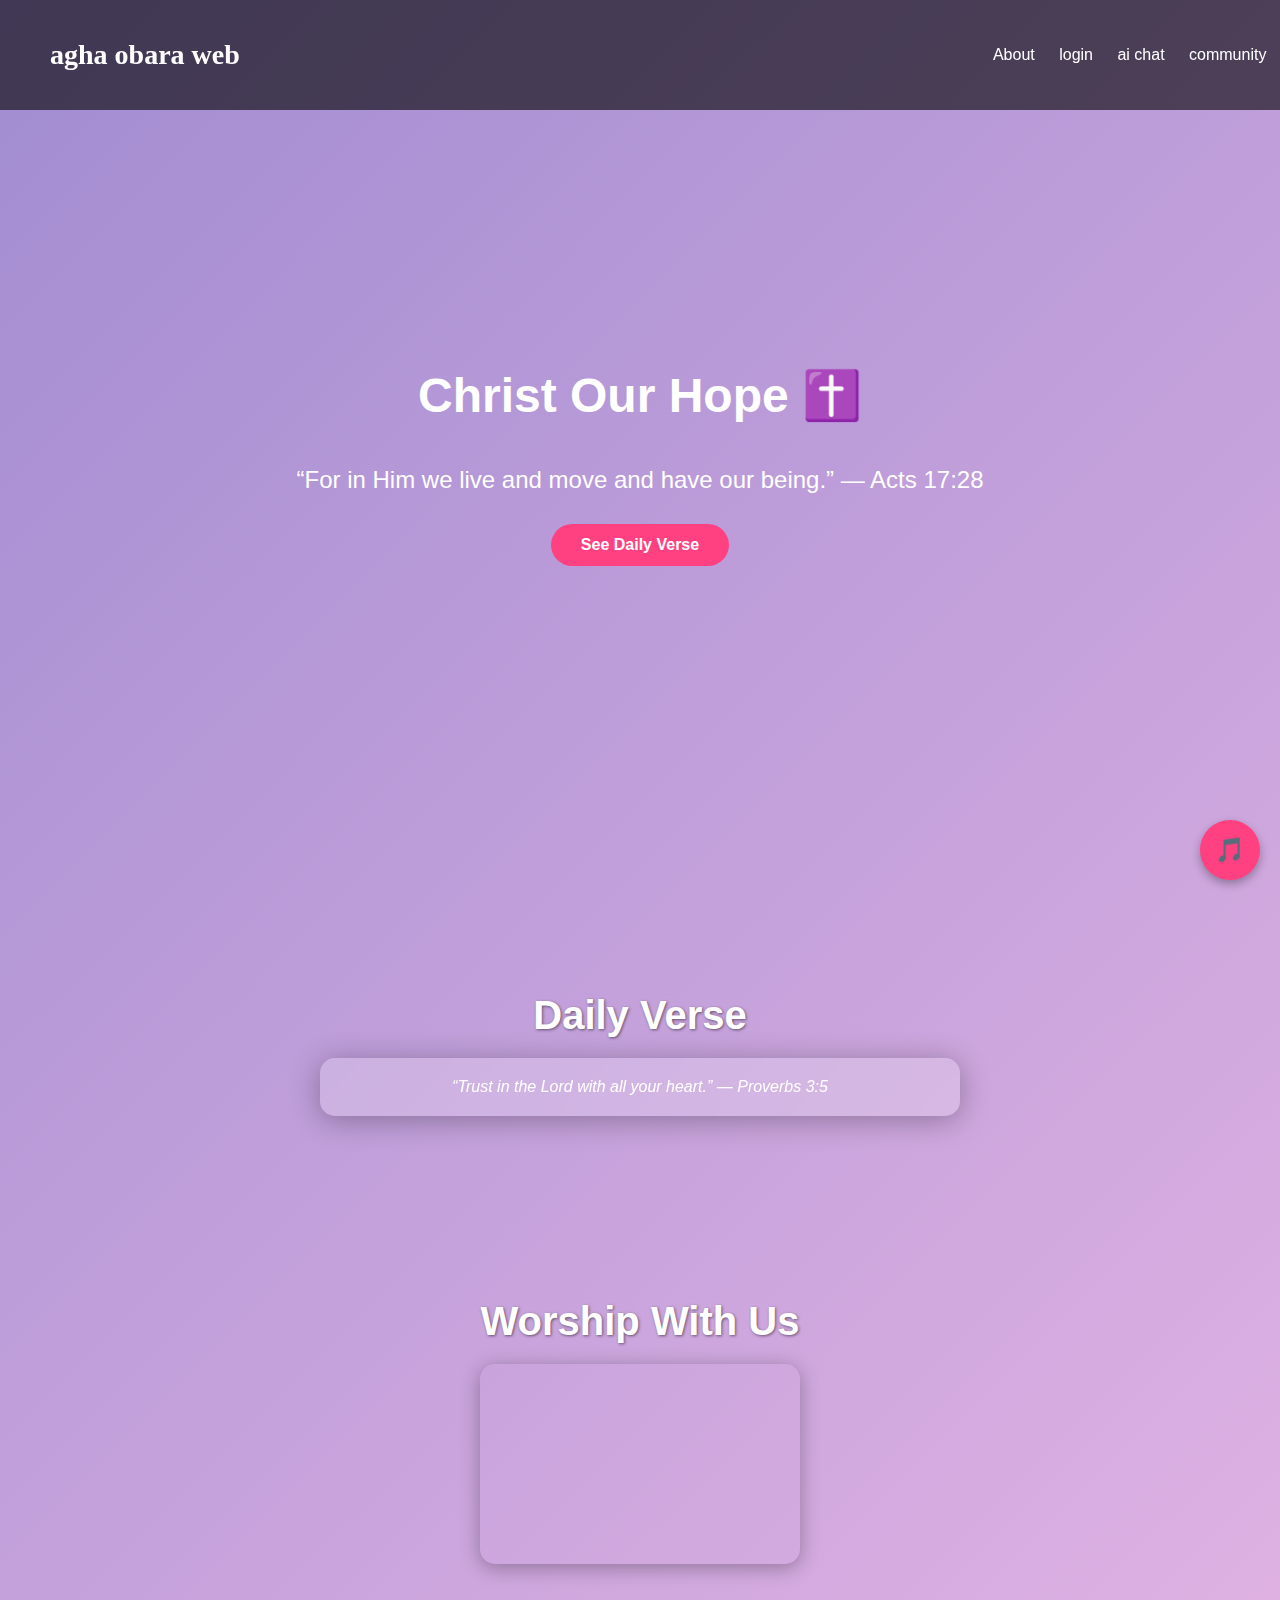
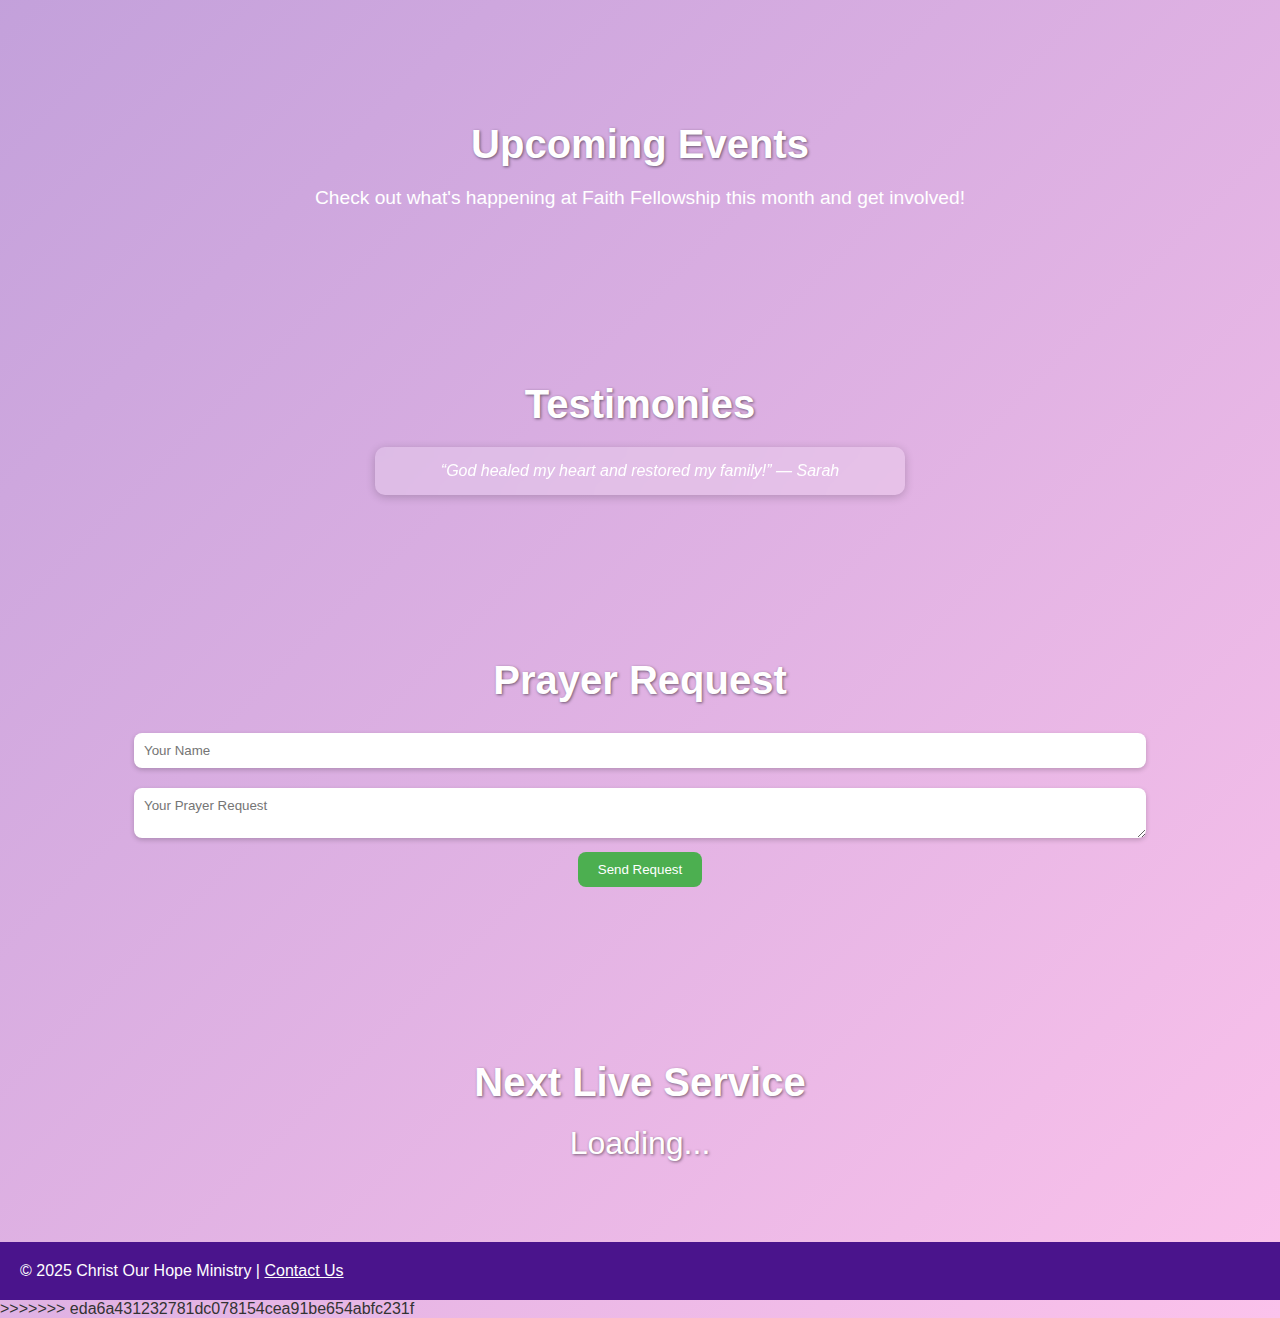
<file: index.html>
<!-- 
<!doctype html>
<html lang="en">
  <head>
    <meta charset="UTF-8" />
    <link rel="icon" type="image/svg+xml" href="/vite.svg" />
    <meta name="viewport" content="width=device-width, initial-scale=1.0" />
    <title>Vite + React</title>
  </head>
  <body>
    <div id="root"></div>
    <script type="module" src="/src/main.jsx"></script>
  </body>
</html>
======= -->
 <!DOCTYPE html>
<html lang="en">
<head>
  <meta charset="UTF-8" />
  <meta name="viewport" content="width=device-width, initial-scale=1" />
  <title>Christ Our Hope ✝️</title>
  <style>
    body {
      margin: 0;
      font-family: 'Poppins', sans-serif;
      background: linear-gradient(135deg, #a18cd1 0%, #fbc2eb 100%);
      color: #333;
      scroll-behavior: smooth;
    }
    header {
      height: 100vh;
      background: url('https://source.unsplash.com/1600x900/?cross,sunrise') center/cover no-repeat;
      display: flex;
      flex-direction: column;
      align-items: center;
      justify-content: center;
      text-align: center;
      position: relative;
      color: white;
    }
    header::before {
      content: "";
      position: absolute;
      
      background: rgba(0,0,0,0.5);
    }
    header h1, header p, header a {
      position: relative;
      z-index: 2;
    }
    header h1 {
      font-size: 3em;
      animation: fadeInDown 2s ease;
    }
    header p {
      font-size: 1.5em;
      margin: 10px 0 30px;
      animation: fadeInUp 2s ease;
    }
    header a {
      padding: 12px 30px;
      background: #ff4081;
      color: white;
      text-decoration: none;
      border-radius: 30px;
      font-weight: bold;
      transition: transform 0.3s, background 0.3s;
    }
    header a:hover {
      background: #e91e63;
      transform: scale(1.1);
    }
    section {
      padding: 60px 20px;
      text-align: center;
    }
    section h2 {
      font-size: 2.5em;
      margin-bottom: 20px;
      color: #fff;
      text-shadow: 1px 1px 3px rgba(0,0,0,0.5);
    }
    section p {
      font-size: 1.2em;
      max-width: 700px;
      margin: 0 auto 20px;
      color: #fff;
    }
    .verse-box {
      background: rgba(255,255,255,0.2);
      backdrop-filter: blur(10px);
      padding: 20px;
      border-radius: 15px;
      max-width: 600px;
      margin: 0 auto 30px;
      font-style: italic;
      color: white;
      box-shadow: 0 4px 30px rgba(0,0,0,0.3);
      animation: pulse 2s infinite alternate;
    }
    form input, form textarea {
      width: 80%;
      padding: 10px;
      margin: 10px 0;
      border-radius: 8px;
      border: none;
      box-shadow: 0 2px 5px rgba(0,0,0,0.2);
      font-family: inherit;
    }
    form button {
      padding: 10px 20px;
      background: #4caf50;
      color: white;
      border: none;
      border-radius: 8px;
      cursor: pointer;
      font-family: inherit;
      transition: background 0.3s;
    }
    form button:hover {
      background: #388e3c;
    }
    .testimony {
      display: none;
      font-style: italic;
      background: rgba(255,255,255,0.2);
      backdrop-filter: blur(10px);
      padding: 15px;
      border-radius: 10px;
      max-width: 500px;
      margin: 10px auto;
      color: white;
      box-shadow: 0 2px 10px rgba(0,0,0,0.2);
    }
    #countdown {
      font-size: 2em;
      margin: 20px;
      color: #fff;
      text-shadow: 1px 1px 3px rgba(0,0,0,0.5);
      animation: glow 1.5s infinite alternate;
    }
    footer {
      background: #4a148c;
      color: white;
      padding: 20px;
    }
    .music-btn {
      position: fixed;
      bottom: 20px;
      right: 20px;
      background: #ff4081;
      color: white;
      border: none;
      border-radius: 50%;
      width: 60px;
      height: 60px;
      font-size: 1.5em;
      cursor: pointer;
      box-shadow: 0 4px 10px rgba(0,0,0,0.3);
      transition: transform 0.3s;
    }
    .header {
      position: fixed;
      width: 100%;
      display: flex;
      justify-content: space-between;
      align-items: center;
      padding: 20px 50px;
      background: rgba(0,0,0,0.6);
      color: #fff;
      z-index: 10;
    }
    .header h1 { font-family: 'Playfair Display', serif; font-size: 28px; }
 nav a {
      color: #fff;
      margin-left: 20px;
      text-decoration: none;
      transition: color 0.3s;
    }
    nav a:hover { color: #ffd700; }
    .music-btn:hover {
      transform: scale(1.2);
    }
    @keyframes fadeInDown { from {opacity:0; transform:translateY(-30px);} to {opacity:1; transform:translateY(0);} }
    @keyframes fadeInUp { from {opacity:0; transform:translateY(30px);} to {opacity:1; transform:translateY(0);} }
    @keyframes pulse { from {transform:scale(1);} to {transform:scale(1.05);} }
    @keyframes glow { from {text-shadow: 0 0 10px #fff;} to {text-shadow: 0 0 20px #ff4081;} }
  </style>
</head>
<body>
<label class="header">
  <h1>agha obara web</h1>
  <nav>
    <a href="jack.html">About</a>
    <a href="login.html">login</a>
    <a href="ja.html">ai chat</a>
    <a href="HY.HTML">community</a>
    <a href="login.html">Login</a>
  </nav>
</label>
<header>
  <h1>Christ Our Hope ✝️</h1>
  <p>“For in Him we live and move and have our being.” — Acts 17:28</p>
  <a href="#verse">See Daily Verse</a>
</header>

<section id="verse">
  <h2>Daily Verse</h2>
  <div class="verse-box" id="daily-verse">Loading verse...</div>
</section>

<section id="worship">
  <h2>Worship With Us</h2>
  <iframe width="320" height="200" src="https://www.youtube.com/embed/MJRXaAYMGvI" frameborder="0" allowfullscreen style="border-radius:15px; box-shadow:0 4px 20px rgba(0,0,0,0.3);"></iframe>
</section>
<section id="events">
  <h2>Upcoming Events</h2>
  <p>Check out what's happening at Faith Fellowship this month and get involved!</p>
</section>
<section id="testimonies">
  <h2>Testimonies</h2>
  <div class="testimony" style="display:block;">“God healed my heart and restored my family!” — Sarah</div>
  <div class="testimony">“I found peace and purpose in Christ.” — James</div>
  <div class="testimony">“He provided when I had nothing.” — Maria</div>
</section>

<section id="prayer">
  <h2>Prayer Request</h2>
  <form onsubmit="submitPrayer(event)">
    <input type="text" id="name" placeholder="Your Name" required><br>
    <textarea id="request" placeholder="Your Prayer Request" required></textarea><br>
    <button type="submit">Send Request</button>
  </form>
  <p id="prayer-confirm" style="color: #fff; font-weight:bold;"></p>
</section>

<section id="countdown-section">
  <h2>Next Live Service</h2>
  <div id="countdown">Loading...</div>
</section>

<footer>
  &copy; 2025 Christ Our Hope Ministry | <a href="#" style="color:white; text-decoration:underline;">Contact Us</a>
</footer>

<button class="music-btn" onclick="toggleMusic()">🎵</button>
<audio id="bg-music" src="Melody Fusion 1.mp3" loop ></audio>

<script>
  const verses = [
    "“I can do all things through Him who gives me strength.” — Philippians 4:13",
    "“For God so loved the world that He gave His one and only Son.” — John 3:16",
    "“The Lord is my shepherd, I lack nothing.” — Psalm 23:1",
    "“Trust in the Lord with all your heart.” — Proverbs 3:5",
    "“Be still, and know that I am God.” — Psalm 46:10"
  ];
  document.getElementById('daily-verse').textContent = verses[Math.floor(Math.random() * verses.length)];

  let testimonyIndex = 0;
  setInterval(() => {
    const testimonies = document.querySelectorAll('.testimony');
    testimonies[testimonyIndex].style.display = 'none';
    testimonyIndex = (testimonyIndex + 1) % testimonies.length;
    testimonies[testimonyIndex].style.display = 'block';
  }, 4000);

  function submitPrayer(e) {
    e.preventDefault();
    const name = document.getElementById('name').value;
    document.getElementById('prayer-confirm').textContent = `Thank you, ${name}. We will pray for you! 🙏`;
    document.querySelector('form').reset();
  }

  function startCountdown() {
    const countdown = document.getElementById('countdown');
    const eventDate = new Date();
    eventDate.setHours(eventDate.getHours() + 1);
    setInterval(() => {
      const now = new Date();
      const diff = eventDate - now;
      if (diff <= 0) {
        countdown.textContent = "The live service has started!";
      } else {
        const h = Math.floor(diff / 3600000);
        const m = Math.floor((diff % 3600000) / 60000);
        const s = Math.floor((diff % 60000) / 1000);
        countdown.textContent = `${h}h ${m}m ${s}s`;
      }
    }, 1000);
  }
  startCountdown();

  function toggleMusic() {
    const music = document.getElementById('bg-music');
    if (music.paused) {
      music.play();
    } else {
      music.pause();
    }
  }
</script>

</body>
</html>
>>>>>>> eda6a431232781dc078154cea91be654abfc231f
</file>
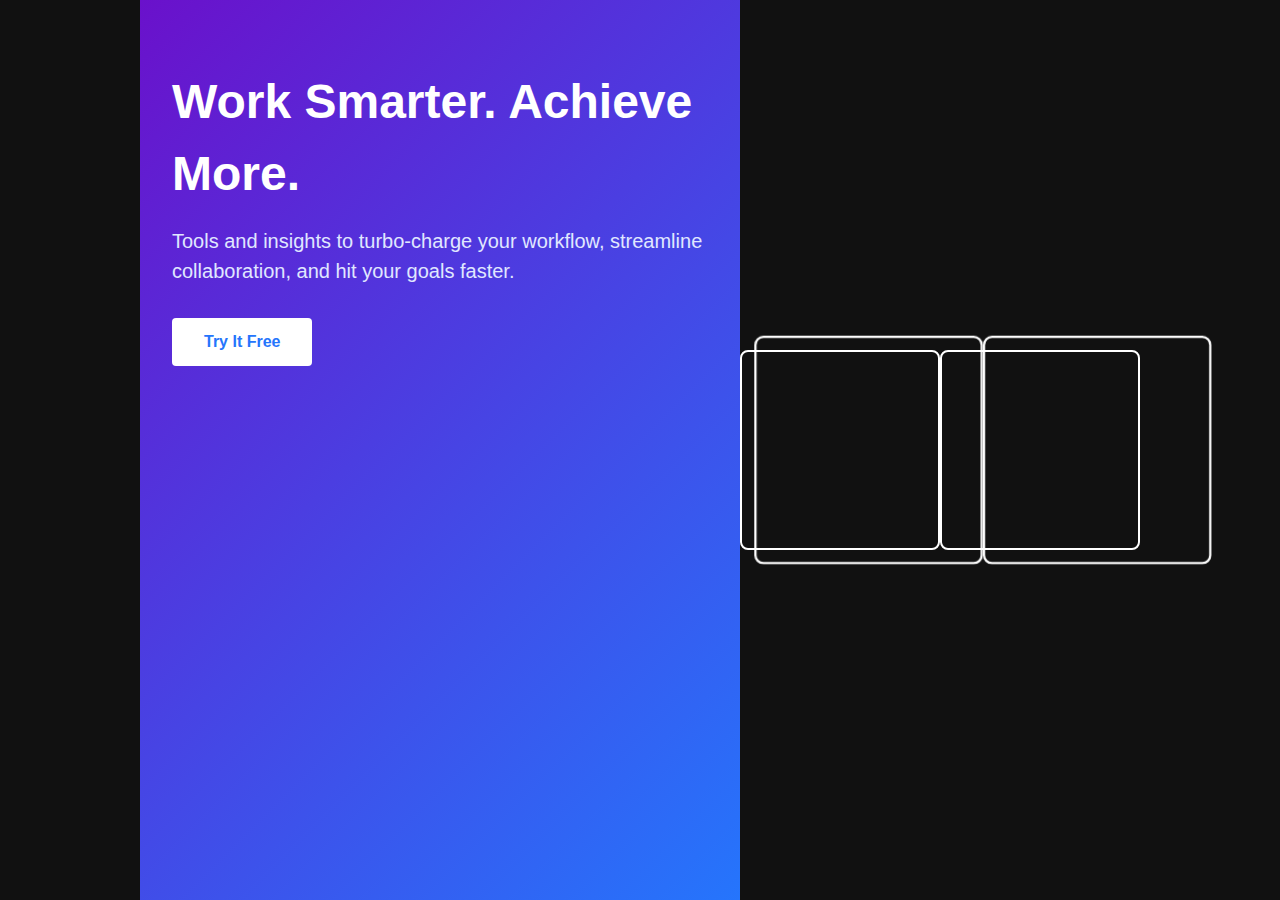
<file: c.html>
<!DOCTYPE html>
<html lang="en">
<head>
  <meta charset="UTF-8">
  <meta name="viewport" content="width=device-width, initial-scale=1">
  <title>Side Hero Section</title>
  <style>
    /* Reset & base */
    * { box-sizing: border-box; margin: 0; padding: 0; }
    body {
      font-family: 'Poppins', sans-serif;
      color: #fff;
      line-height: 1.5;
    }
    a { text-decoration: none; }

    /* Hero layout */
    .hero {
      display: flex;
      flex-wrap: wrap;
      align-items: center;
      min-height: 100vh;
      background: linear-gradient(135deg, #6a11cb 0%, #2575fc 100%);
    }

    .hero-text {
      flex: 1 1 320px;
      padding: 2rem;
      max-width: 600px;
    }

    .hero-text h1 {
      font-size: 3rem;
      margin-bottom: 1rem;
    }

    .hero-text p {
      font-size: 1.25rem;
      margin-bottom: 2rem;
      color: #e0e7ff;
    }

    .btn-primary {
      display: inline-block;
      padding: 0.75rem 2rem;
      font-size: 1rem;
      font-weight: 600;
      color: #2575fc;
      background: #fff;
      border-radius: 4px;
      transition: background 0.3s, transform 0.3s;
    }

    .btn-primary:hover {
      background: #e0e7ff;
      transform: translateY(-2px);
    }

    .hero-image {
      flex: 1 1 320px;
      min-height: 400px;
      background: url('https://source.unsplash.com/800x600/?office,team') no-repeat center/cover;
      background-size: cover;
    }

    /* Responsive tweaks */
    @media (max-width: 768px) {
      .hero {
        flex-direction: column-reverse;
        text-align: center;
      }
      .hero-text h1 {
        font-size: 2.5rem;
      }
    }
  </style>
</head>
<body>

  <section class="hero">
    <div class="hero-text">
      <h1>Work Smarter. Achieve More.</h1>
      <p>Tools and insights to turbo-charge your workflow, streamline collaboration, and hit your goals faster.</p>
      <a href="#" class="btn-primary">Try It Free</a>
    </div>
    <div class="hero-image"></div>
  </section>

</body>
</html>
<!DOCTYPE html>
<html lang="en">
<head>
  <meta charset="UTF-8">
  <meta name="viewport" content="width=device-width, initial-scale=1">
  <title>3D Rotating Image Cube</title>
  <style>
    body {
      margin: 0;
      height: 100vh;
      display: flex;
      justify-content: center;
      align-items: center;
      background: #111;
      perspective: 800px;
    }

    .scene {
      width: 200px;
      height: 200px;
      position: relative;
      transform-style: preserve-3d;
      animation: spinCube 10s infinite linear;
    }

    .face {
      position: absolute;
      width: 200px;
      height: 200px;
      backface-visibility: hidden;
      background-size: cover;
      background-position: center;
      border: 2px solid #fff;
      border-radius: 8px;
    }

    /* Replace URL with your image */
    .face:nth-child(1) { 
      transform: rotateY(   0deg) translateZ(100px);
      background-image: url('https://source.unsplash.com/200x200/?nature');
    }
    .face:nth-child(2) { 
      transform: rotateY(  90deg) translateZ(100px);
      background-image: url('https://source.unsplash.com/200x200/?water');
    }
    .face:nth-child(3) { 
      transform: rotateY( 180deg) translateZ(100px);
      background-image: url('https://source.unsplash.com/200x200/?forest');
    }
    .face:nth-child(4) { 
      transform: rotateY(- 90deg) translateZ(100px);
      background-image: url('https://source.unsplash.com/200x200/?mountain');
    }
    .face:nth-child(5) {
      transform: rotateX(  90deg) translateZ(100px);
      background-image: url('https://source.unsplash.com/200x200/?sky');
    }
    .face:nth-child(6) {
      transform: rotateX( -90deg) translateZ(100px);
      background-image: url('https://source.unsplash.com/200x200/?night');
    }

    @keyframes spinCube {
      from { transform: rotateX(0deg) rotateY(0deg); }
      to   { transform: rotateX(360deg) rotateY(360deg); }
    }
  </style>
</head>
<body>

  <div class="scene">
    <div class="face"></div>
    <div class="face"></div>
    <div class="face"></div>
    <div class="face"></div>
    <div class="face"></div>
    <div class="face"></div>
  </div>

</body>
</html>
<!DOCTYPE html>
<html lang="en">
<head>
  <meta charset="UTF-8">
  <meta name="viewport" content="width=device-width, initial-scale=1">
  <title>3D Rotating Cube with Random Images</title>
  <style>
    body {
      margin: 0;
      height: 100vh;
      display: flex;
      justify-content: center;
      align-items: center;
      background: #111;
      perspective: 800px;
    }

    .scene {
      width: 200px;
      height: 200px;
      position: relative;
      transform-style: preserve-3d;
      animation: spinCube 10s infinite linear;
    }

    .face {
      position: absolute;
      width: 200px;
      height: 200px;
      backface-visibility: hidden;
      background-size: cover;
      background-position: center;
      border: 2px solid #fff;
      border-radius: 8px;
    }

    @keyframes spinCube {
      from { transform: rotateX(0deg) rotateY(0deg); }
      to   { transform: rotateX(360deg) rotateY(360deg); }
    }
  </style>
</head>
<body>

  <div class="scene">
    <div class="face" data-face="0"></div>
    <div class="face" data-face="1"></div>
    <div class="face" data-face="2"></div>
    <div class="face" data-face="3"></div>
    <div class="face" data-face="4"></div>
    <div class="face" data-face="5"></div>
  </div>

  <script>
    // Set up the six transforms for a cube
    const transforms = [
      'rotateY(   0deg) translateZ(100px)',
      'rotateY(  90deg) translateZ(100px)',
      'rotateY( 180deg) translateZ(100px)',
      'rotateY(- 90deg) translateZ(100px)',
      'rotateX(  90deg) translateZ(100px)',
      'rotateX( -90deg) translateZ(100px)'
    ];

    document.querySelectorAll('.face').forEach((faceEl, i) => {
      // Position each face
      faceEl.style.transform = transforms[i];

      // Assign a random Unsplash image (200×200) via a signature seed
      const seed = Math.floor(Math.random() * 10000);
      faceEl.style.backgroundImage = `url('https://source.unsplash.com/random/200x200?sig=${seed}')`;
    });
  </script>

</body>
</html>
</file>
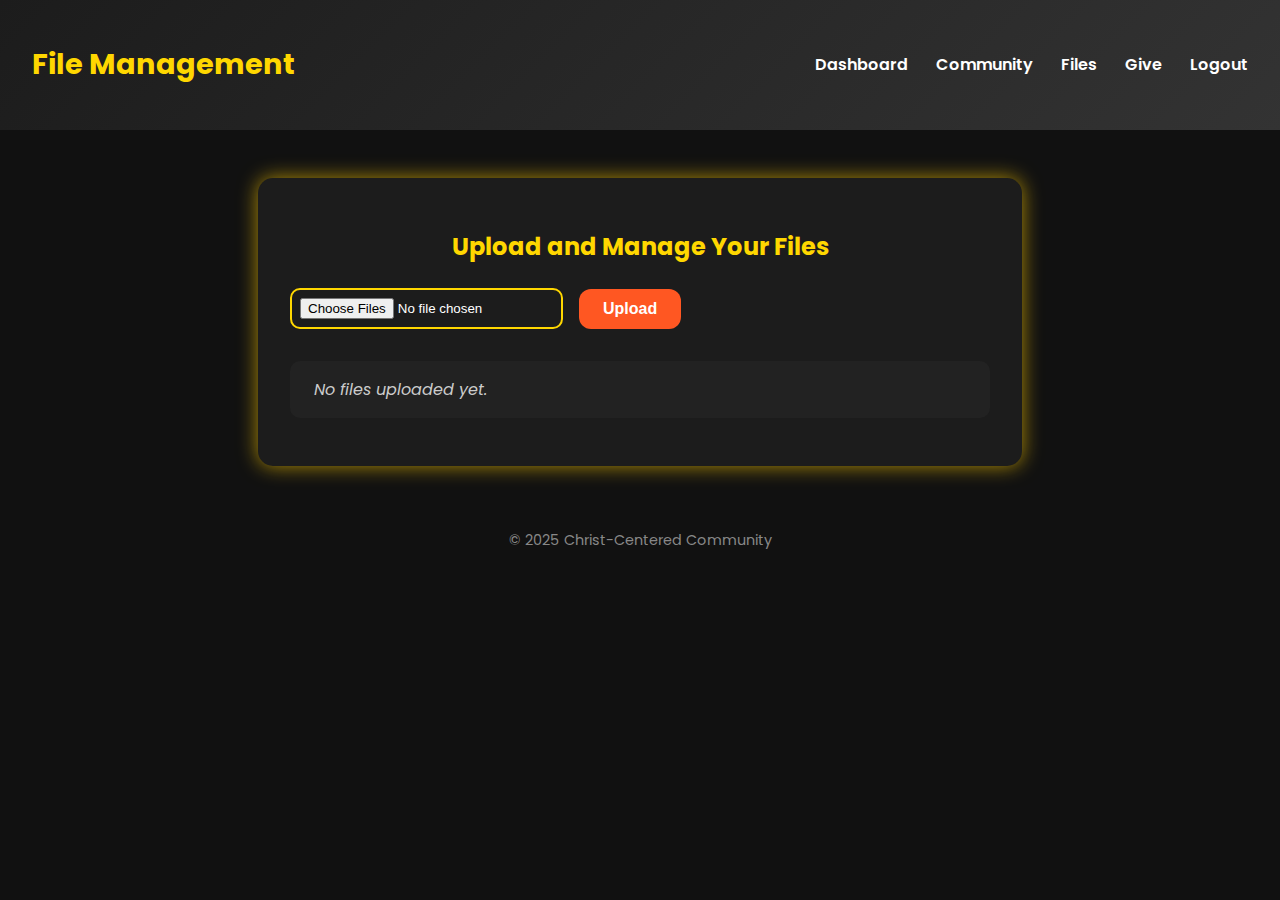
<file: cat.html>
<!DOCTYPE html>
<html lang="en">
<head>
<meta charset="UTF-8" />
<meta name="viewport" content="width=device-width, initial-scale=1" />
<title>File Management - Christ-Centered Community</title>
<link href="https://fonts.googleapis.com/css2?family=Poppins:wght@400;700&display=swap" rel="stylesheet" />
<style>
  :root {
    --main-color: #ffd700;
    --dark-bg: #111;
    --light-bg: #1c1c1c;
    --text-color: #fff;
    --accent: #ff5722;
  }
  body {
    font-family: 'Poppins', sans-serif;
    background-color: var(--dark-bg);
    color: var(--text-color);
    margin: 0;
    padding: 0;
  }
  header {
    background: linear-gradient(135deg, #1c1c1c, #333);
    padding: 1.5rem 2rem;
    display: flex;
    justify-content: space-between;
    align-items: center;
  }
  header h1 {
    font-size: 1.8rem;
    color: var(--main-color);
  }
  nav a {
    color: var(--text-color);
    margin-left: 1.5rem;
    text-decoration: none;
    font-weight: 600;
    transition: color 0.3s;
  }
  nav a:hover {
    color: var(--accent);
  }
  main {
    max-width: 700px;
    margin: 3rem auto;
    background: var(--light-bg);
    padding: 2rem;
    border-radius: 15px;
    box-shadow: 0 0 20px #ffcc00aa;
  }
  h2 {
    color: var(--main-color);
    margin-bottom: 1.5rem;
    text-align: center;
  }
  form {
    display: flex;
    align-items: center;
    gap: 1rem;
    margin-bottom: 2rem;
    flex-wrap: wrap;
  }
  input[type="file"] {
    color: var(--text-color);
    cursor: pointer;
    background: transparent;
    border: 2px solid var(--main-color);
    padding: 0.5rem;
    border-radius: 10px;
  }
  button {
    background-color: var(--accent);
    color: white;
    border: none;
    padding: 0.7rem 1.5rem;
    border-radius: 12px;
    font-weight: 700;
    font-size: 1rem;
    cursor: pointer;
    transition: background 0.3s;
  }
  button:hover {
    background-color: #e64a19;
  }
  ul.file-list {
    list-style: none;
    padding-left: 0;
  }
  ul.file-list li {
    background: #222;
    margin-bottom: 1rem;
    padding: 1rem 1.5rem;
    border-radius: 10px;
    display: flex;
    justify-content: space-between;
    align-items: center;
  }
  ul.file-list li span {
    overflow-wrap: anywhere;
  }
  ul.file-list li button.delete-btn {
    background: #b71c1c;
    border: none;
    color: white;
    padding: 0.3rem 0.7rem;
    border-radius: 8px;
    cursor: pointer;
    transition: background 0.3s;
  }
  ul.file-list li button.delete-btn:hover {
    background: #d32f2f;
  }
  .no-files {
    text-align: center;
    color: #ccc;
    font-style: italic;
  }
  footer {
    text-align: center;
    padding: 1rem;
    font-size: 0.9rem;
    color: #888;
    background: #111;
    margin-top: 3rem;
  }
</style>
</head>
<body>

<header>
  <h1>File Management</h1>
  <nav>
    <a href="#dashboard">Dashboard</a>
    <a href="#community">Community</a>
    <a href="#files">Files</a>
    <a href="#payment">Give</a>
    <a href="#logout">Logout</a>
  </nav>
</header>

<main>
  <h2>Upload and Manage Your Files</h2>
  <form id="uploadForm">
    <input type="file" id="fileInput" multiple />
    <button type="submit">Upload</button>
  </form>

  <ul class="file-list" id="fileList">
    <li class="no-files">No files uploaded yet.</li>
  </ul>
</main>

<footer>
  &copy; 2025 Christ-Centered Community
</footer>

<script>
  const uploadForm = document.getElementById('uploadForm');
  const fileInput = document.getElementById('fileInput');
  const fileList = document.getElementById('fileList');

  let filesArray = [];

  function renderFiles() {
    fileList.innerHTML = '';
    if (filesArray.length === 0) {
      fileList.innerHTML = '<li class="no-files">No files uploaded yet.</li>';
      return;
    }
    filesArray.forEach((file, index) => {
      const li = document.createElement('li');
      const span = document.createElement('span');
      span.textContent = file.name;
      li.appendChild(span);

      const delBtn = document.createElement('button');
      delBtn.textContent = 'Delete';
      delBtn.classList.add('delete-btn');
      delBtn.addEventListener('click', () => {
        filesArray.splice(index, 1);
        renderFiles();
      });
      li.appendChild(delBtn);

      fileList.appendChild(li);
    });
  }

  uploadForm.addEventListener('submit', e => {
    e.preventDefault();
    const selectedFiles = Array.from(fileInput.files);
    if (selectedFiles.length === 0) {
      alert('Please select at least one file to upload.');
      return;
    }
    // Append new files, avoiding duplicates by name
    selectedFiles.forEach(f => {
      if (!filesArray.some(file => file.name === f.name)) {
        filesArray.push(f);
      }
    });
    fileInput.value = '';
    renderFiles();
  });

  renderFiles();
</script>

</body>
</html>
</file>
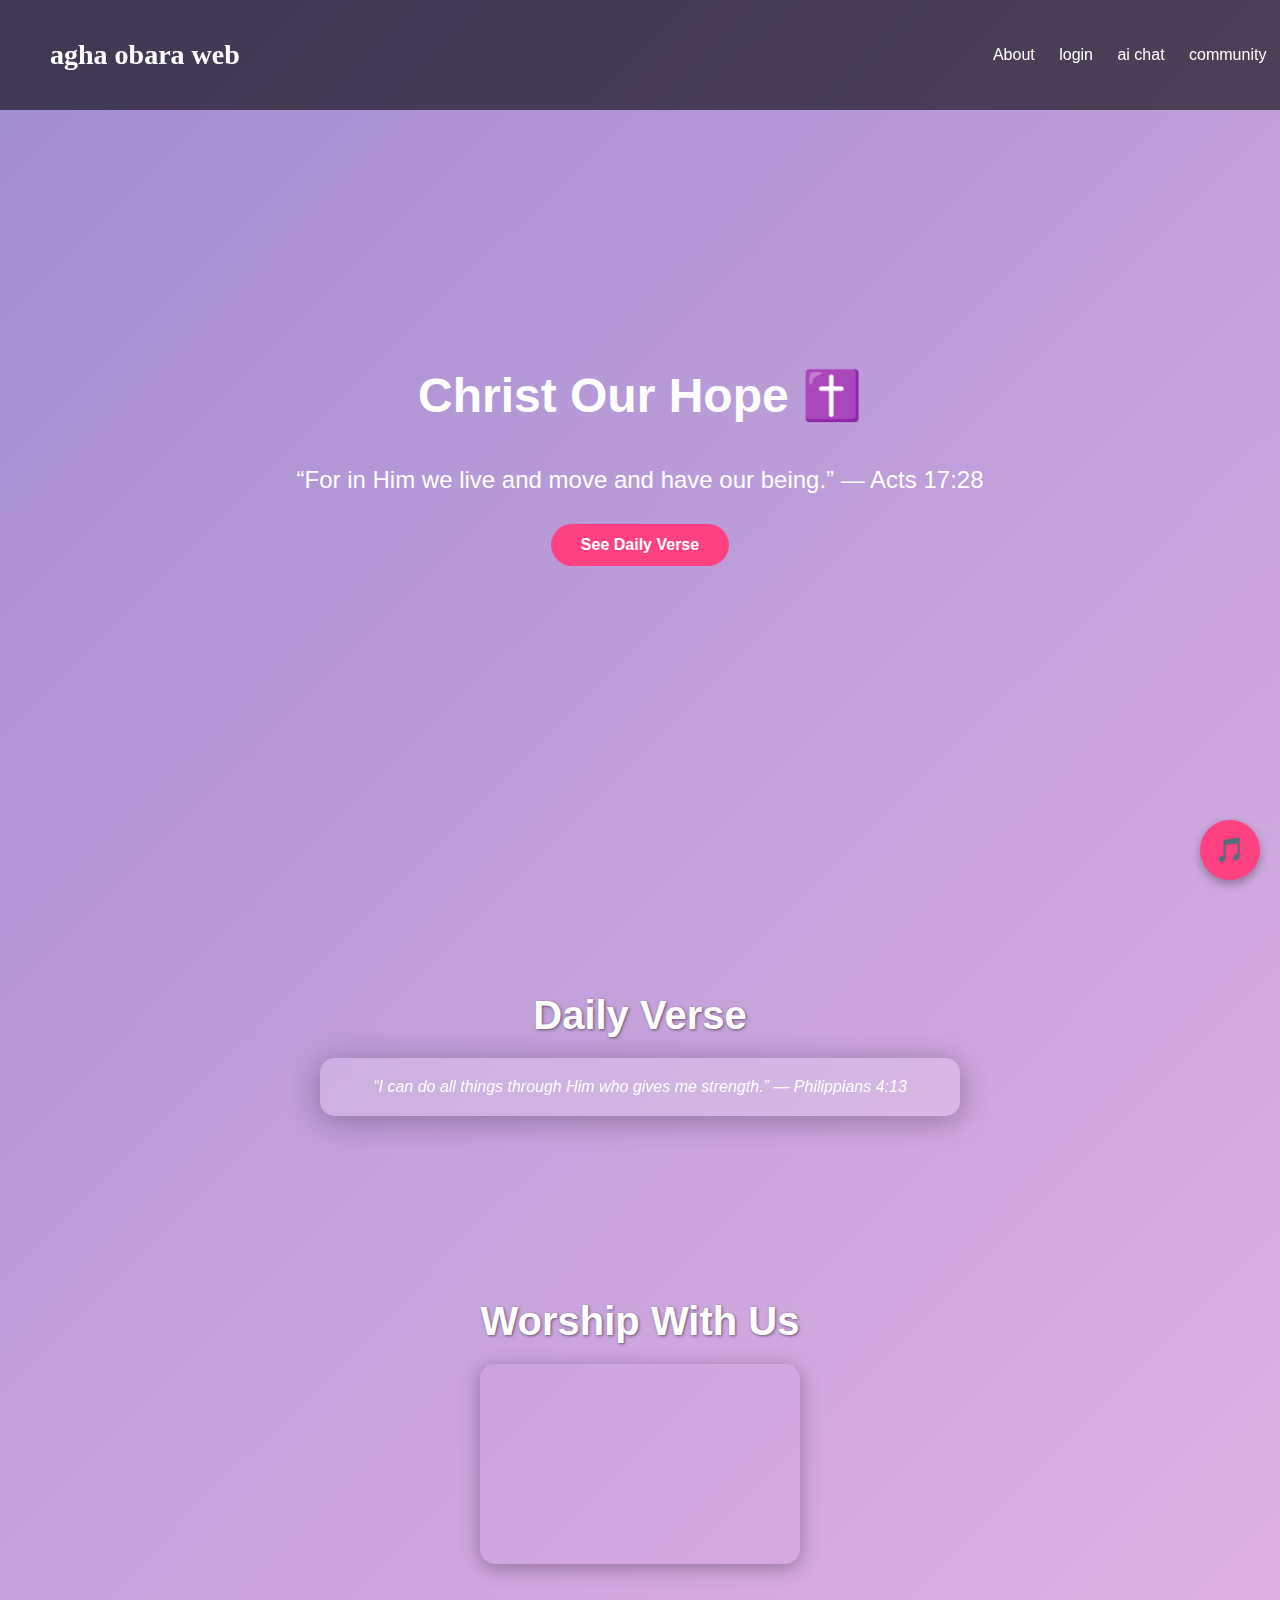
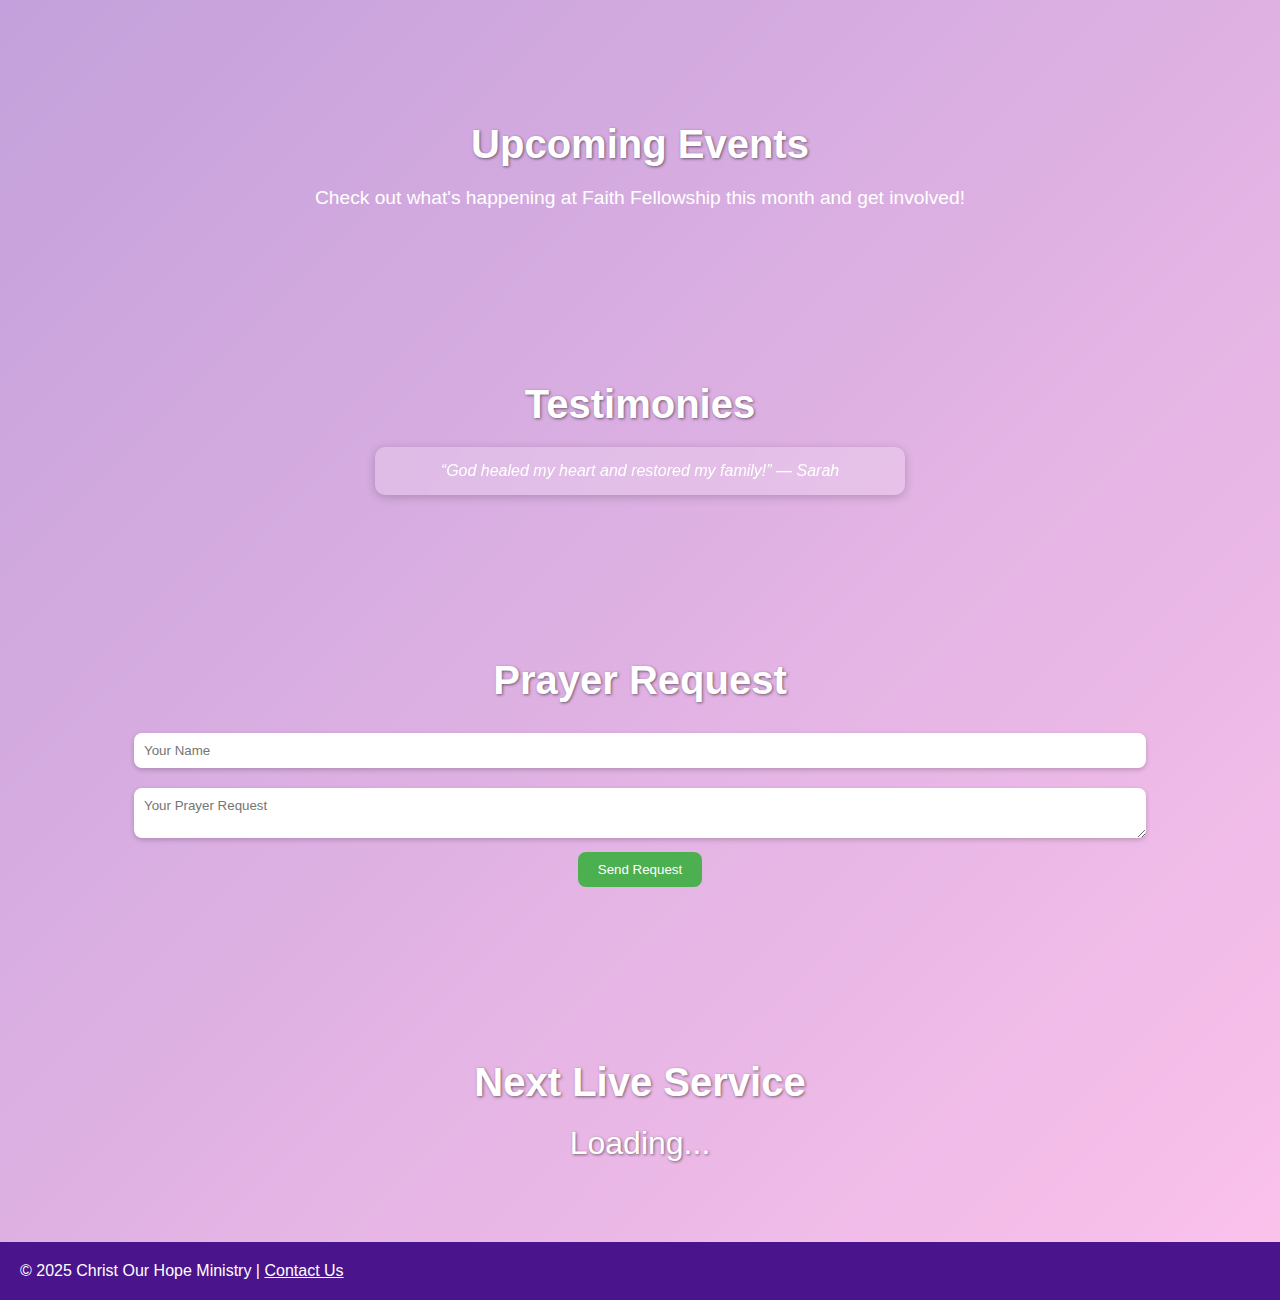
<file: christ.html>
<!DOCTYPE html>
<html lang="en">
<head>
  <meta charset="UTF-8" />
  <meta name="viewport" content="width=device-width, initial-scale=1" />
  <title>Christ Our Hope ✝️</title>
  <style>
    body {
      margin: 0;
      font-family: 'Poppins', sans-serif;
      background: linear-gradient(135deg, #a18cd1 0%, #fbc2eb 100%);
      color: #333;
      scroll-behavior: smooth;
    }
    header {
      height: 100vh;
      background: url('https://source.unsplash.com/1600x900/?cross,sunrise') center/cover no-repeat;
      display: flex;
      flex-direction: column;
      align-items: center;
      justify-content: center;
      text-align: center;
      position: relative;
      color: white;
    }
    header::before {
      content: "";
      position: absolute;
      
      background: rgba(0,0,0,0.5);
    }
    header h1, header p, header a {
      position: relative;
      z-index: 2;
    }
    header h1 {
      font-size: 3em;
      animation: fadeInDown 2s ease;
    }
    header p {
      font-size: 1.5em;
      margin: 10px 0 30px;
      animation: fadeInUp 2s ease;
    }
    header a {
      padding: 12px 30px;
      background: #ff4081;
      color: white;
      text-decoration: none;
      border-radius: 30px;
      font-weight: bold;
      transition: transform 0.3s, background 0.3s;
    }
    header a:hover {
      background: #e91e63;
      transform: scale(1.1);
    }
    section {
      padding: 60px 20px;
      text-align: center;
    }
    section h2 {
      font-size: 2.5em;
      margin-bottom: 20px;
      color: #fff;
      text-shadow: 1px 1px 3px rgba(0,0,0,0.5);
    }
    section p {
      font-size: 1.2em;
      max-width: 700px;
      margin: 0 auto 20px;
      color: #fff;
    }
    .verse-box {
      background: rgba(255,255,255,0.2);
      backdrop-filter: blur(10px);
      padding: 20px;
      border-radius: 15px;
      max-width: 600px;
      margin: 0 auto 30px;
      font-style: italic;
      color: white;
      box-shadow: 0 4px 30px rgba(0,0,0,0.3);
      animation: pulse 2s infinite alternate;
    }
    form input, form textarea {
      width: 80%;
      padding: 10px;
      margin: 10px 0;
      border-radius: 8px;
      border: none;
      box-shadow: 0 2px 5px rgba(0,0,0,0.2);
      font-family: inherit;
    }
    form button {
      padding: 10px 20px;
      background: #4caf50;
      color: white;
      border: none;
      border-radius: 8px;
      cursor: pointer;
      font-family: inherit;
      transition: background 0.3s;
    }
    form button:hover {
      background: #388e3c;
    }
    .testimony {
      display: none;
      font-style: italic;
      background: rgba(255,255,255,0.2);
      backdrop-filter: blur(10px);
      padding: 15px;
      border-radius: 10px;
      max-width: 500px;
      margin: 10px auto;
      color: white;
      box-shadow: 0 2px 10px rgba(0,0,0,0.2);
    }
    #countdown {
      font-size: 2em;
      margin: 20px;
      color: #fff;
      text-shadow: 1px 1px 3px rgba(0,0,0,0.5);
      animation: glow 1.5s infinite alternate;
    }
    footer {
      background: #4a148c;
      color: white;
      padding: 20px;
    }
    .music-btn {
      position: fixed;
      bottom: 20px;
      right: 20px;
      background: #ff4081;
      color: white;
      border: none;
      border-radius: 50%;
      width: 60px;
      height: 60px;
      font-size: 1.5em;
      cursor: pointer;
      box-shadow: 0 4px 10px rgba(0,0,0,0.3);
      transition: transform 0.3s;
    }
    .header {
      position: fixed;
      width: 100%;
      display: flex;
      justify-content: space-between;
      align-items: center;
      padding: 20px 50px;
      background: rgba(0,0,0,0.6);
      color: #fff;
      z-index: 10;
    }
    .header h1 { font-family: 'Playfair Display', serif; font-size: 28px; }
 nav a {
      color: #fff;
      margin-left: 20px;
      text-decoration: none;
      transition: color 0.3s;
    }
    nav a:hover { color: #ffd700; }
    .music-btn:hover {
      transform: scale(1.2);
    }
    @keyframes fadeInDown { from {opacity:0; transform:translateY(-30px);} to {opacity:1; transform:translateY(0);} }
    @keyframes fadeInUp { from {opacity:0; transform:translateY(30px);} to {opacity:1; transform:translateY(0);} }
    @keyframes pulse { from {transform:scale(1);} to {transform:scale(1.05);} }
    @keyframes glow { from {text-shadow: 0 0 10px #fff;} to {text-shadow: 0 0 20px #ff4081;} }
  </style>
</head>
<body>
<label class="header">
  <h1>agha obara web</h1>
  <nav>
    <a href="jack.html">About</a>
    <a href="login.html">login</a>
    <a href="ja.html">ai chat</a>
    <a href="HY.HTML">community</a>
    <a href="login.html">Login</a>
  </nav>
</label>
<header>
  <h1>Christ Our Hope ✝️</h1>
  <p>“For in Him we live and move and have our being.” — Acts 17:28</p>
  <a href="#verse">See Daily Verse</a>
</header>

<section id="verse">
  <h2>Daily Verse</h2>
  <div class="verse-box" id="daily-verse">Loading verse...</div>
</section>

<section id="worship">
  <h2>Worship With Us</h2>
  <iframe width="320" height="200" src="https://www.youtube.com/embed/MJRXaAYMGvI" frameborder="0" allowfullscreen style="border-radius:15px; box-shadow:0 4px 20px rgba(0,0,0,0.3);"></iframe>
</section>
<section id="events">
  <h2>Upcoming Events</h2>
  <p>Check out what's happening at Faith Fellowship this month and get involved!</p>
</section>
<section id="testimonies">
  <h2>Testimonies</h2>
  <div class="testimony" style="display:block;">“God healed my heart and restored my family!” — Sarah</div>
  <div class="testimony">“I found peace and purpose in Christ.” — James</div>
  <div class="testimony">“He provided when I had nothing.” — Maria</div>
</section>

<section id="prayer">
  <h2>Prayer Request</h2>
  <form onsubmit="submitPrayer(event)">
    <input type="text" id="name" placeholder="Your Name" required><br>
    <textarea id="request" placeholder="Your Prayer Request" required></textarea><br>
    <button type="submit">Send Request</button>
  </form>
  <p id="prayer-confirm" style="color: #fff; font-weight:bold;"></p>
</section>

<section id="countdown-section">
  <h2>Next Live Service</h2>
  <div id="countdown">Loading...</div>
</section>

<footer>
  &copy; 2025 Christ Our Hope Ministry | <a href="#" style="color:white; text-decoration:underline;">Contact Us</a>
</footer>

<button class="music-btn" onclick="toggleMusic()">🎵</button>
<audio id="bg-music" src="Melody Fusion 1.mp3" loop ></audio>

<script>
  const verses = [
    "“I can do all things through Him who gives me strength.” — Philippians 4:13",
    "“For God so loved the world that He gave His one and only Son.” — John 3:16",
    "“The Lord is my shepherd, I lack nothing.” — Psalm 23:1",
    "“Trust in the Lord with all your heart.” — Proverbs 3:5",
    "“Be still, and know that I am God.” — Psalm 46:10"
  ];
  document.getElementById('daily-verse').textContent = verses[Math.floor(Math.random() * verses.length)];

  let testimonyIndex = 0;
  setInterval(() => {
    const testimonies = document.querySelectorAll('.testimony');
    testimonies[testimonyIndex].style.display = 'none';
    testimonyIndex = (testimonyIndex + 1) % testimonies.length;
    testimonies[testimonyIndex].style.display = 'block';
  }, 4000);

  function submitPrayer(e) {
    e.preventDefault();
    const name = document.getElementById('name').value;
    document.getElementById('prayer-confirm').textContent = `Thank you, ${name}. We will pray for you! 🙏`;
    document.querySelector('form').reset();
  }

  function startCountdown() {
    const countdown = document.getElementById('countdown');
    const eventDate = new Date();
    eventDate.setHours(eventDate.getHours() + 1);
    setInterval(() => {
      const now = new Date();
      const diff = eventDate - now;
      if (diff <= 0) {
        countdown.textContent = "The live service has started!";
      } else {
        const h = Math.floor(diff / 3600000);
        const m = Math.floor((diff % 3600000) / 60000);
        const s = Math.floor((diff % 60000) / 1000);
        countdown.textContent = `${h}h ${m}m ${s}s`;
      }
    }, 1000);
  }
  startCountdown();

  function toggleMusic() {
    const music = document.getElementById('bg-music');
    if (music.paused) {
      music.play();
    } else {
      music.pause();
    }
  }
</script>

</body>
</html>
</file>
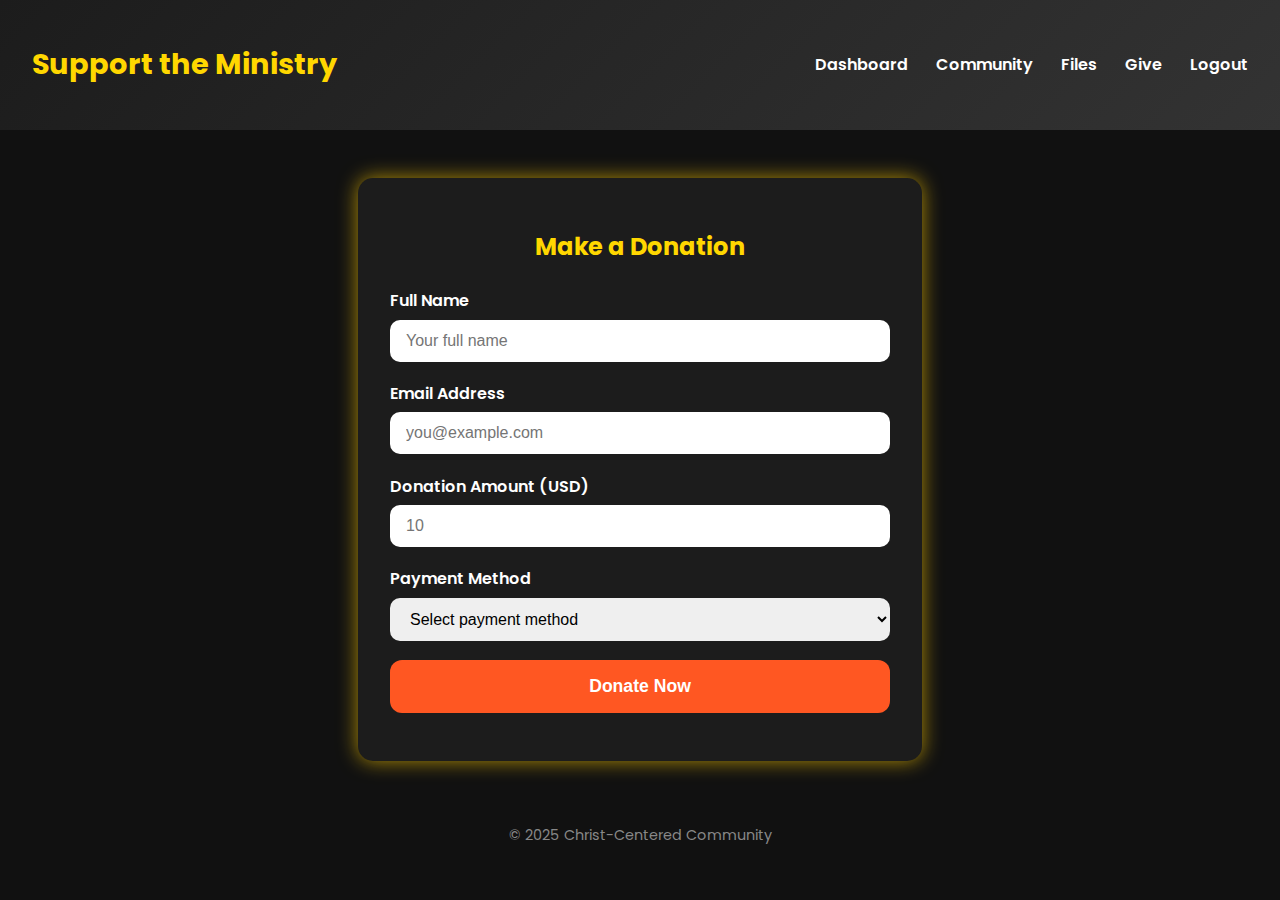
<file: give.html>
<!DOCTYPE html>
<html lang="en">
<head>
<meta charset="UTF-8" />
<meta name="viewport" content="width=device-width, initial-scale=1" />
<title>Support the Ministry - Christ-Centered Community</title>
<link href="https://fonts.googleapis.com/css2?family=Poppins:wght@400;700&display=swap" rel="stylesheet" />
<style>
  :root {
    --main-color: #ffd700;
    --dark-bg: #111;
    --light-bg: #1c1c1c;
    --text-color: #fff;
    --accent: #ff5722;
  }
  body {
    font-family: 'Poppins', sans-serif;
    background-color: var(--dark-bg);
    color: var(--text-color);
    margin: 0;
    padding: 0;
  }
  header {
    background: linear-gradient(135deg, #1c1c1c, #333);
    padding: 1.5rem 2rem;
    display: flex;
    justify-content: space-between;
    align-items: center;
  }
  header h1 {
    font-size: 1.8rem;
    color: var(--main-color);
  }
  nav a {
    color: var(--text-color);
    margin-left: 1.5rem;
    text-decoration: none;
    font-weight: 600;
    transition: color 0.3s;
  }
  nav a:hover {
    color: var(--accent);
  }
  main {
    max-width: 500px;
    margin: 3rem auto;
    background: var(--light-bg);
    padding: 2rem;
    border-radius: 15px;
    box-shadow: 0 0 20px #ffcc00aa;
  }
  h2 {
    color: var(--main-color);
    margin-bottom: 1.5rem;
    text-align: center;
  }
  form {
    display: flex;
    flex-direction: column;
  }
  label {
    margin-bottom: 0.4rem;
    font-weight: 600;
  }
  input[type="text"],
  input[type="email"],
  input[type="number"],
  select {
    padding: 0.75rem 1rem;
    border-radius: 10px;
    border: none;
    margin-bottom: 1.2rem;
    font-size: 1rem;
  }
  input[type="number"]::-webkit-inner-spin-button, 
  input[type="number"]::-webkit-outer-spin-button { 
    -webkit-appearance: none; 
    margin: 0; 
  }
  button {
    background-color: var(--accent);
    color: white;
    border: none;
    padding: 1rem;
    border-radius: 12px;
    font-weight: 700;
    font-size: 1.1rem;
    cursor: pointer;
    transition: background 0.3s;
  }
  button:hover {
    background-color: #e64a19;
  }
  .confirmation {
    text-align: center;
    margin-top: 1rem;
    color: var(--main-color);
    font-weight: 700;
    font-size: 1.1rem;
  }
  footer {
    text-align: center;
    padding: 1rem;
    font-size: 0.9rem;
    color: #888;
    background: #111;
    margin-top: 3rem;
  }
</style>
</head>
<body>

<header>
  <h1>Support the Ministry</h1>
  <nav>
    <a href="#dashboard">Dashboard</a>
    <a href="#community">Community</a>
    <a href="#files">Files</a>
    <a href="#payment">Give</a>
    <a href="#logout">Logout</a>
  </nav>
</header>

<main>
  <h2>Make a Donation</h2>
  <form id="donationForm" novalidate>
    <label for="name">Full Name</label>
    <input type="text" id="name" placeholder="Your full name" required />

    <label for="email">Email Address</label>
    <input type="email" id="email" placeholder="you@example.com" required />

    <label for="amount">Donation Amount (USD)</label>
    <input type="number" id="amount" min="1" placeholder="10" required />

    <label for="paymentMethod">Payment Method</label>
    <select id="paymentMethod" required>
      <option value="" disabled selected>Select payment method</option>
      <option value="credit-card">Credit Card</option>
      <option value="paypal">PayPal</option>
      <option value="bank-transfer">Bank Transfer</option>
    </select>

    <button type="submit">Donate Now</button>
    <div class="confirmation" id="confirmationMessage" role="alert" aria-live="polite"></div>
  </form>
</main>

<footer>
  &copy; 2025 Christ-Centered Community
</footer>

<script>
  const form = document.getElementById('donationForm');
  const confirmation = document.getElementById('confirmationMessage');

  form.addEventListener('submit', e => {
    e.preventDefault();
    confirmation.textContent = '';

    const name = form.name.value.trim();
    const email = form.email.value.trim();
    const amount = parseFloat(form.amount.value);
    const paymentMethod = form.paymentMethod.value;

    if (!name) {
      confirmation.textContent = 'Please enter your full name.';
      form.name.focus();
      return;
    }
    if (!email || !email.includes('@')) {
      confirmation.textContent = 'Please enter a valid email address.';
      form.email.focus();
      return;
    }
    if (!amount || amount < 1) {
      confirmation.textContent = 'Please enter a donation amount of at least $1.';
      form.amount.focus();
      return;
    }
    if (!paymentMethod) {
      confirmation.textContent = 'Please select a payment method.';
      form.paymentMethod.focus();
      return;
    }

    // Simulate submission success
    confirmation.style.color = 'var(--main-color)';
    confirmation.textContent = `Thank you, ${name}, for your generous donation of $${amount.toFixed(2)} via ${paymentMethod.replace('-', ' ')}! God bless you!`;

    // Reset form
    form.reset();
  });
</script>

</body>
</html>
</file>
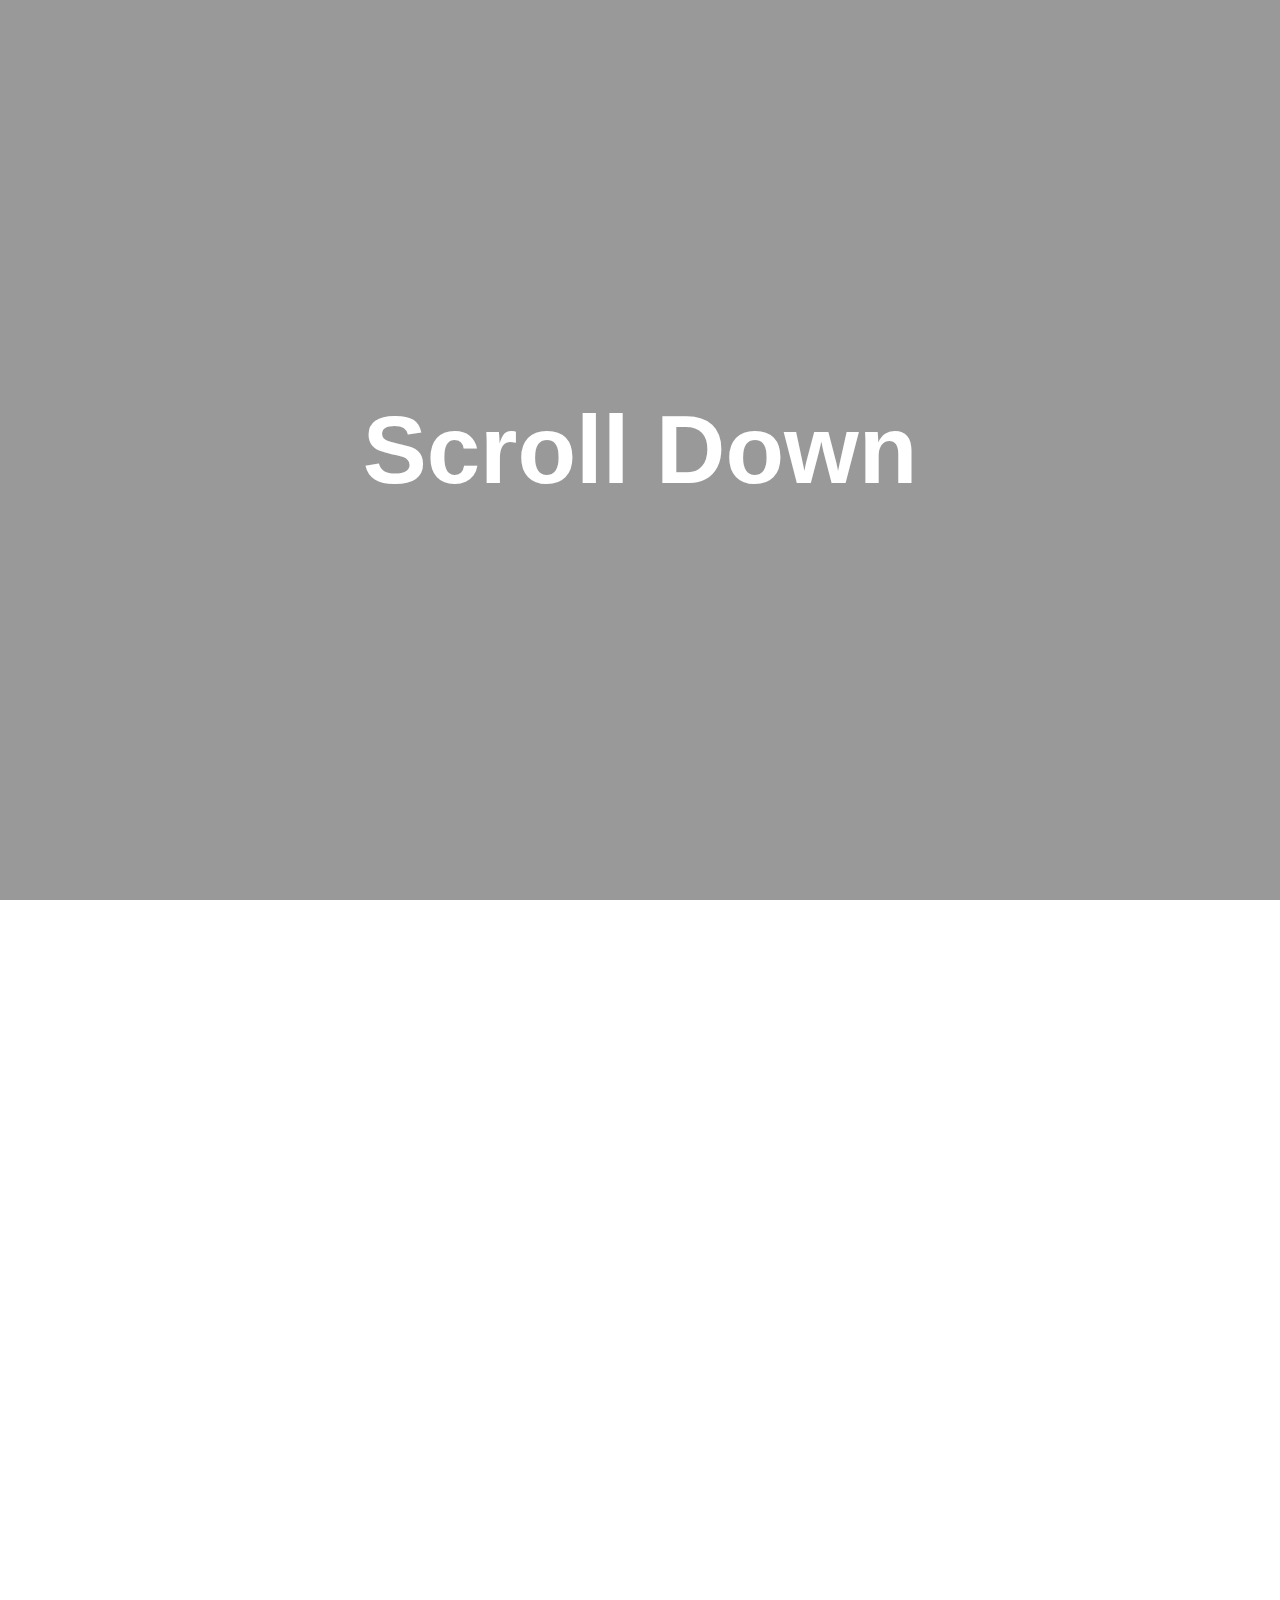
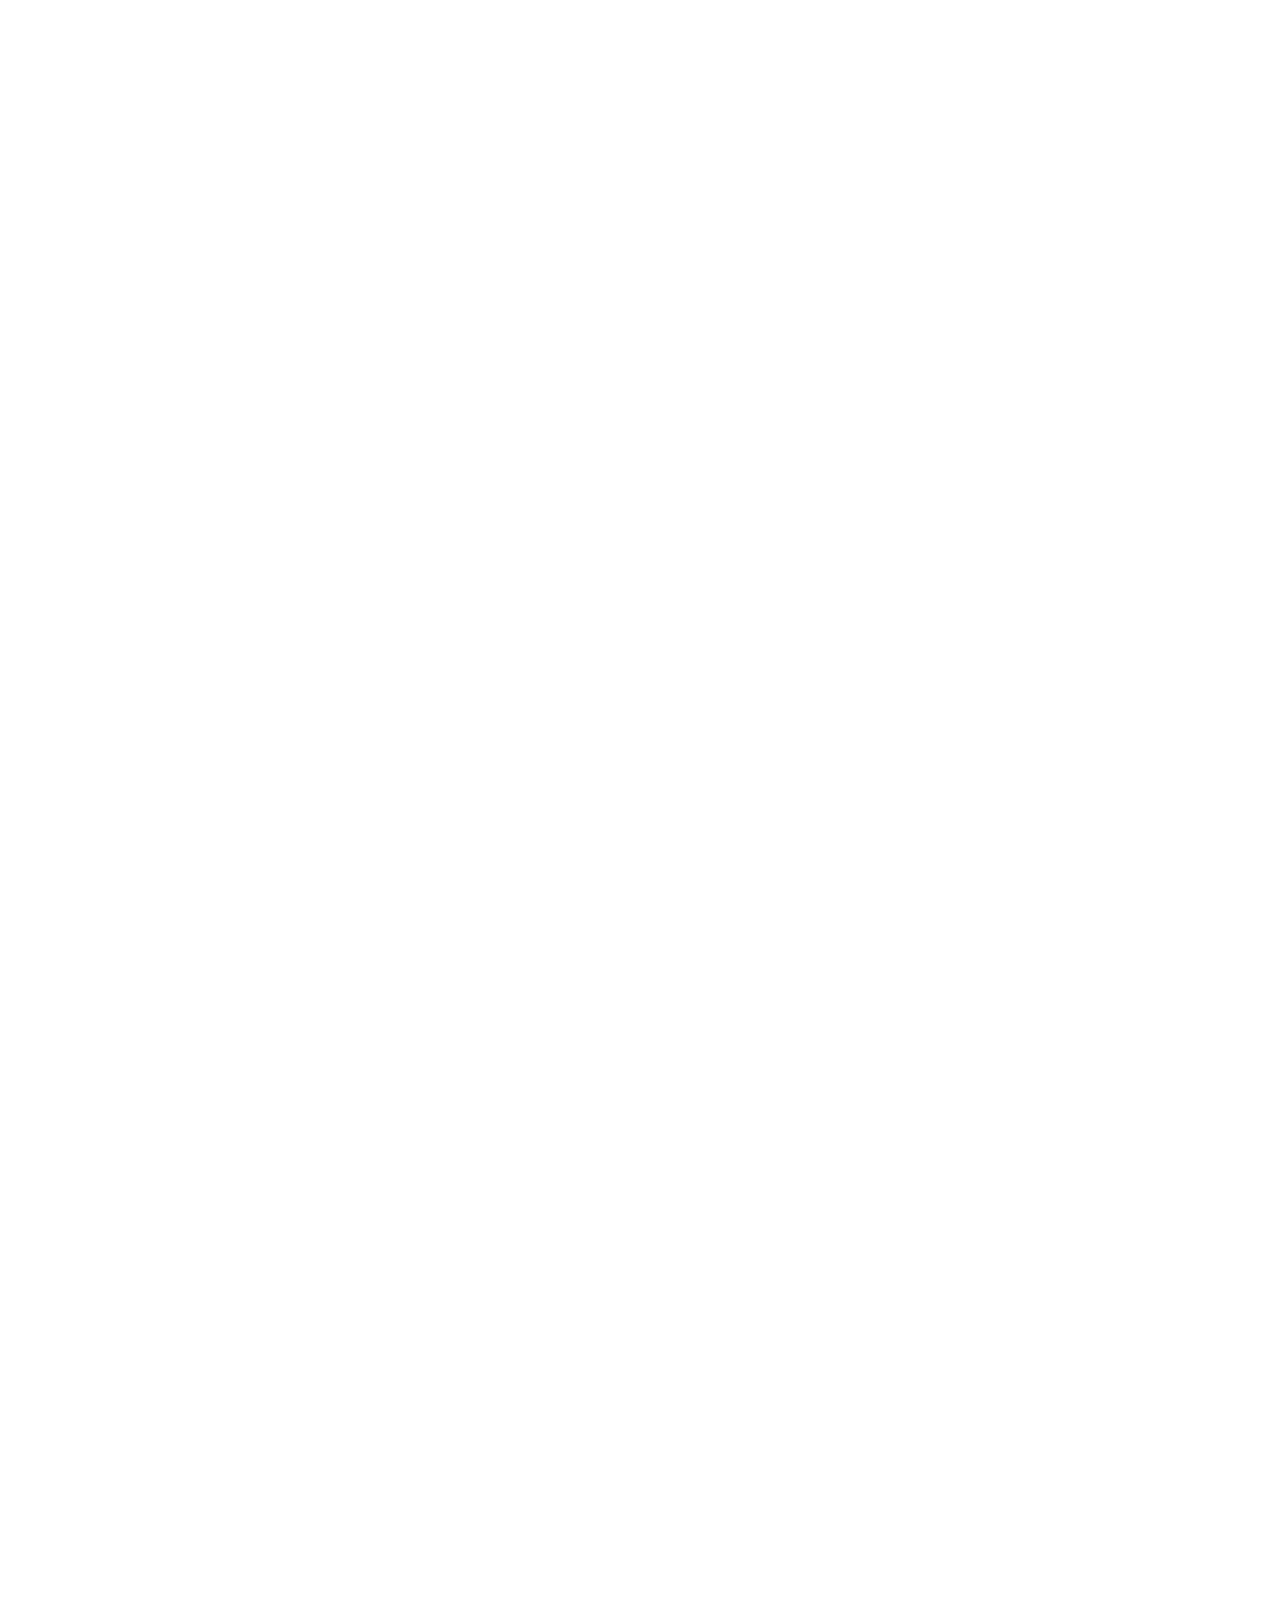
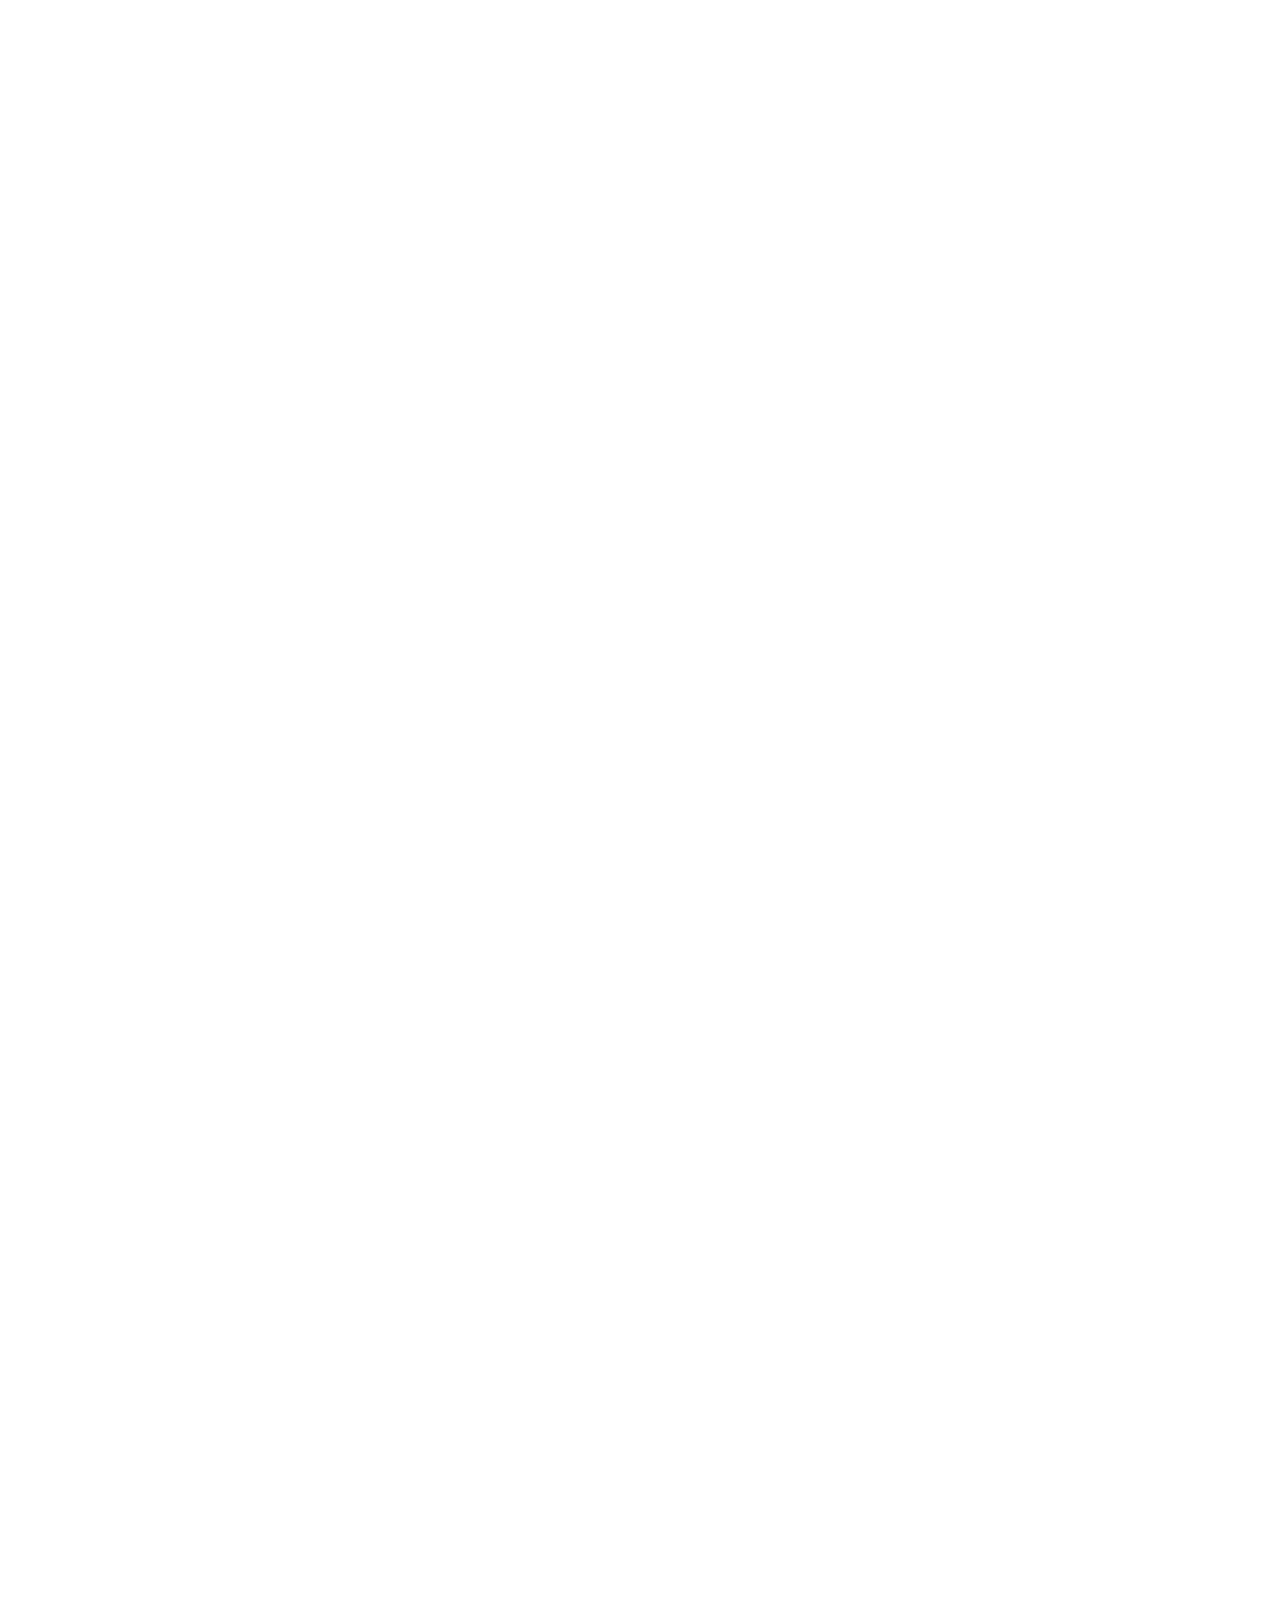
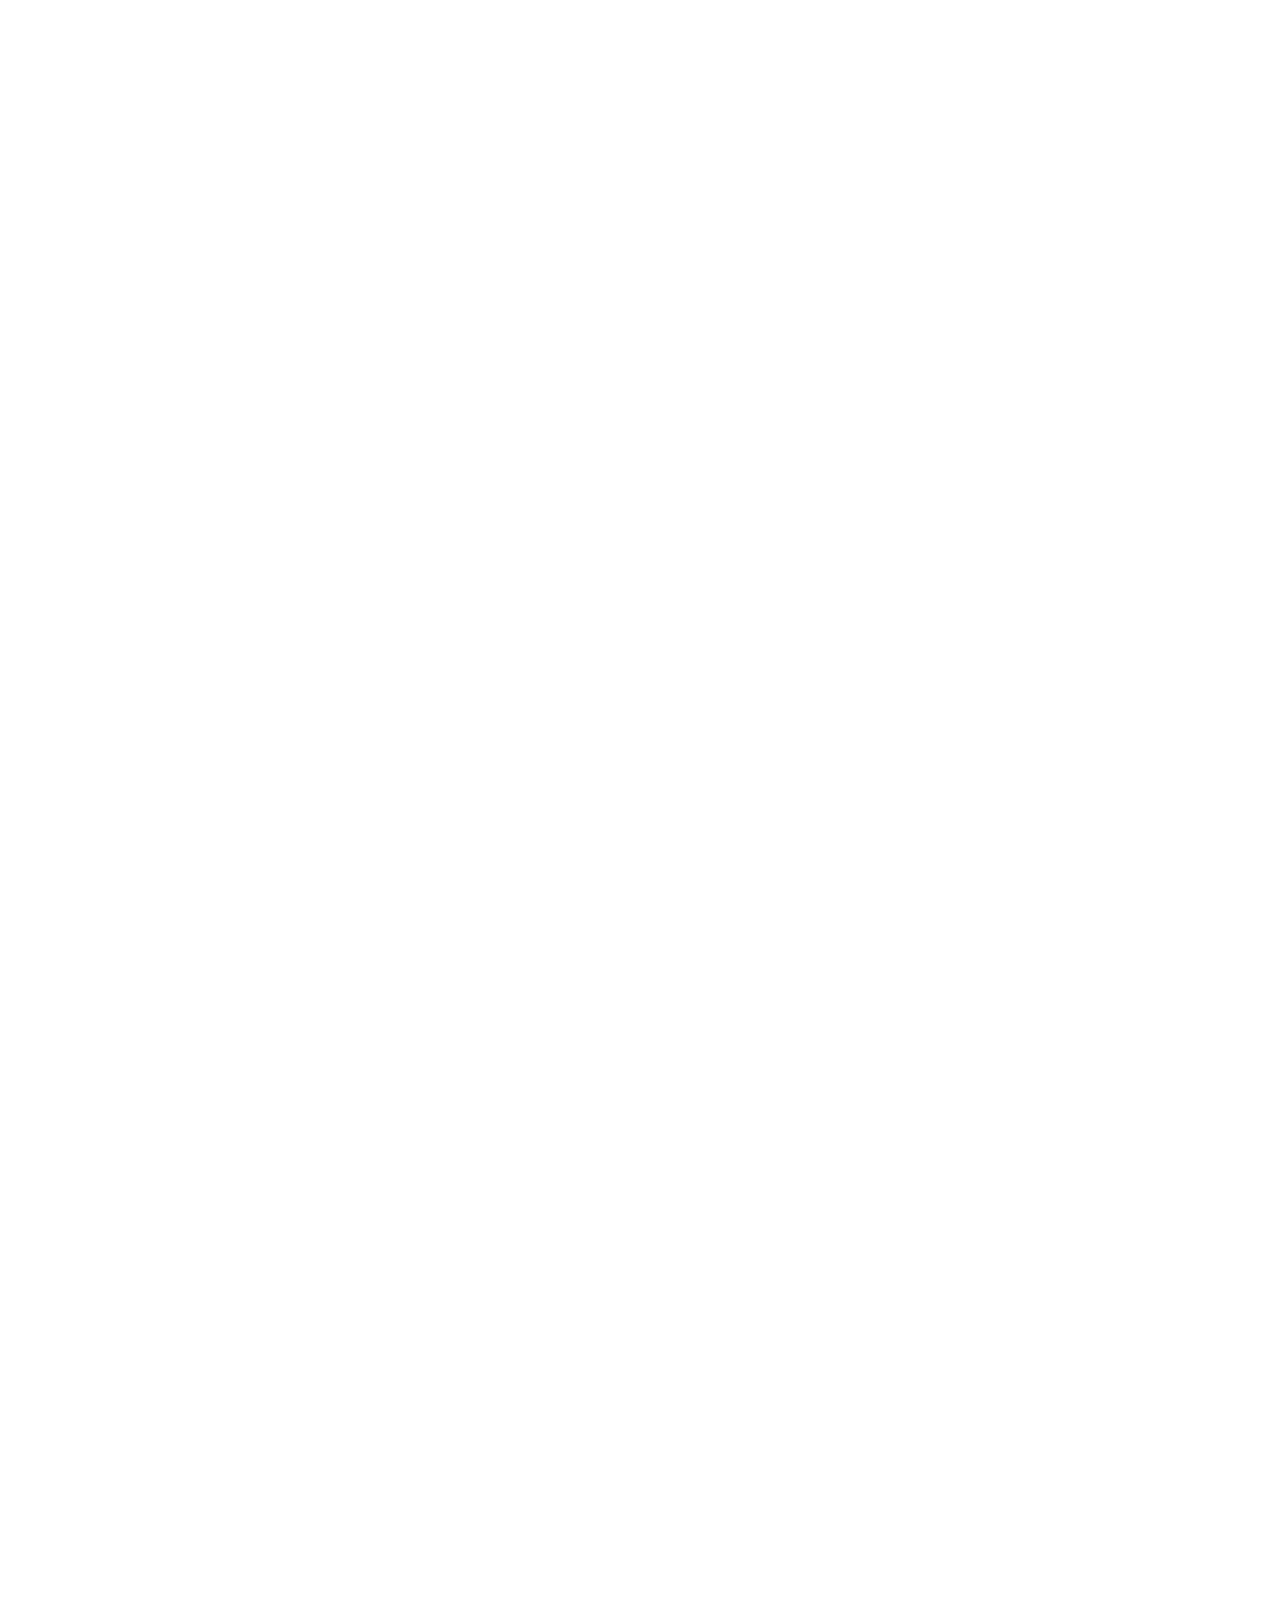
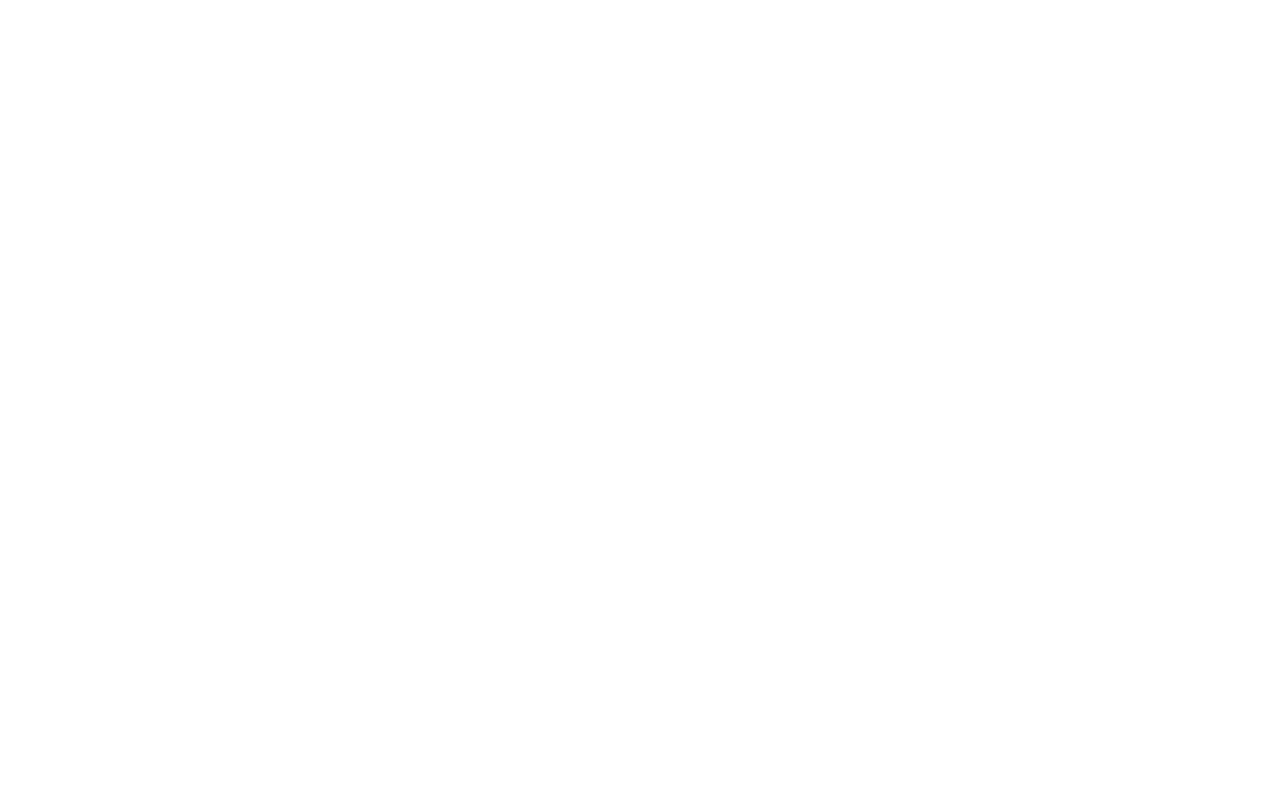
<file: hub.html>
<!DOCTYPE html>
<html lang="en">
<head>
  <meta charset="UTF-8">
  <meta name="viewport" content="width=device-width, initial-scale=1">
  <title>3D Scrolling Animation</title>
  <style>
    body, html {
      margin: 0;
      height: 100%;
      overflow-x: hidden;
      perspective: 1px;
      transform-style: preserve-3d;
      font-family: Arial, sans-serif;
    }

    .section {
      position: relative;
      height: 100vh;
      transform-style: preserve-3d;
    }

    .layer {
      position: absolute;
      top: 0;
      left: 0;
      width: 100%;
      height: 100%;
      background-position: center;
      background-size: cover;
    }

    .layer-bg {
      background-image: url('https://images.unsplash.com/photo-1521295121783-8a321d551ad2?auto=format&fit=crop&w=1500&q=80');
      transform: translateZ(-2px) scale(3);
      z-index: -2;
    }

    .layer-mid {
      background-image: url('https://images.unsplash.com/photo-1506748686214-e9df14d4d9d0?auto=format&fit=crop&w=1500&q=80');
      transform: translateZ(-1px) scale(2);
      z-index: -1;
    }

    .layer-content {
      background: rgba(0,0,0,0.4);
      color: #fff;
      display: flex;
      justify-content: center;
      align-items: center;
      font-size: 3rem;
      z-index: 1;
    }

    h1 {
      margin: 0;
      animation: fadeIn 2s ease forwards;
      animation-timeline:veiw();
      animation-range: entry 705;
      

    }
    

    @keyframes fadeIn {
      from { opacity: 0; transform: translateY(50px); }
      to { opacity: 1; transform: translateY(0); }
    }
  </style>
</head>
<body>
  <div class="section">
    <div class="layer layer-bg"></div>
    <div class="layer layer-mid"></div>
    <div class="layer layer-content">
      <h1>Scroll Down</h1>
    </div>
  </div>

  <div style="height: 200vh; background: linear-gradient(to bottom, #111, #333);">
    <!-- Extra space to enable scrolling -->
  </div>
</body>
</html>
<!DOCTYPE html>
<html lang="en">
<head>
  <meta charset="UTF-8">
  <meta name="viewport" content="width=device-width, initial-scale=1">
  <title>3D Scroll Fade-In Animation</title>
  <style>
    body {
      margin: 0;
    
      color: white;
      font-family: Arial, sans-serif;
      perspective: 1000px;
      overflow-x: hidden;
    }

    section {
      height: 100vh;
      display: flex;
      justify-content: center;
      align-items: center;
      font-size: 3rem;
      transform: translateZ(-200px) scale(0.8);
      opacity: 0;
      transition: transform 2s ease, opacity 2s  ease ease-in-out ;
      will-change: transform, opacity;
    }
    /* Fade In Animation: Smoothly transitions the element from invisible to visible. Customize as needed. */
    @keyframes fadeIn {
      0% { opacity: 0; }
      100% { opacity: 1; }
    }
    section {
      animation: fadeIn  linear;
      animation-timeline: veiw();
      animation-range: entry 0%;
    }

    section.visible {
      transform: translateZ(0) scale(1);
      opacity: 1;
    }

    /* Add spacing between sections */
    section:nth-child(odd) {
      background: #222;
    }
    section:nth-child(even) {
      background: #333;
    }
  </style>
</head>
<body>

  <section id="s1">Section 1</section>
  <section id="s2">Section 2</section>
  <section id="s3">Section 3</section>
  <section id="s4">Section 4</section>
  <section id="s5">Section 5</section>

  <script>
    const sections = document.querySelectorAll('section');
    const observer = new IntersectionObserver((entries) => {
      entries.forEach(entry => {
        if (entry.isIntersecting) {
          entry.target.classList.add('visible');
        }
      });
    }, { threshold: 0.3 });

    sections.forEach(section => {
      observer.observe(section);
    });
  </script>

</body>
</html>
</file>
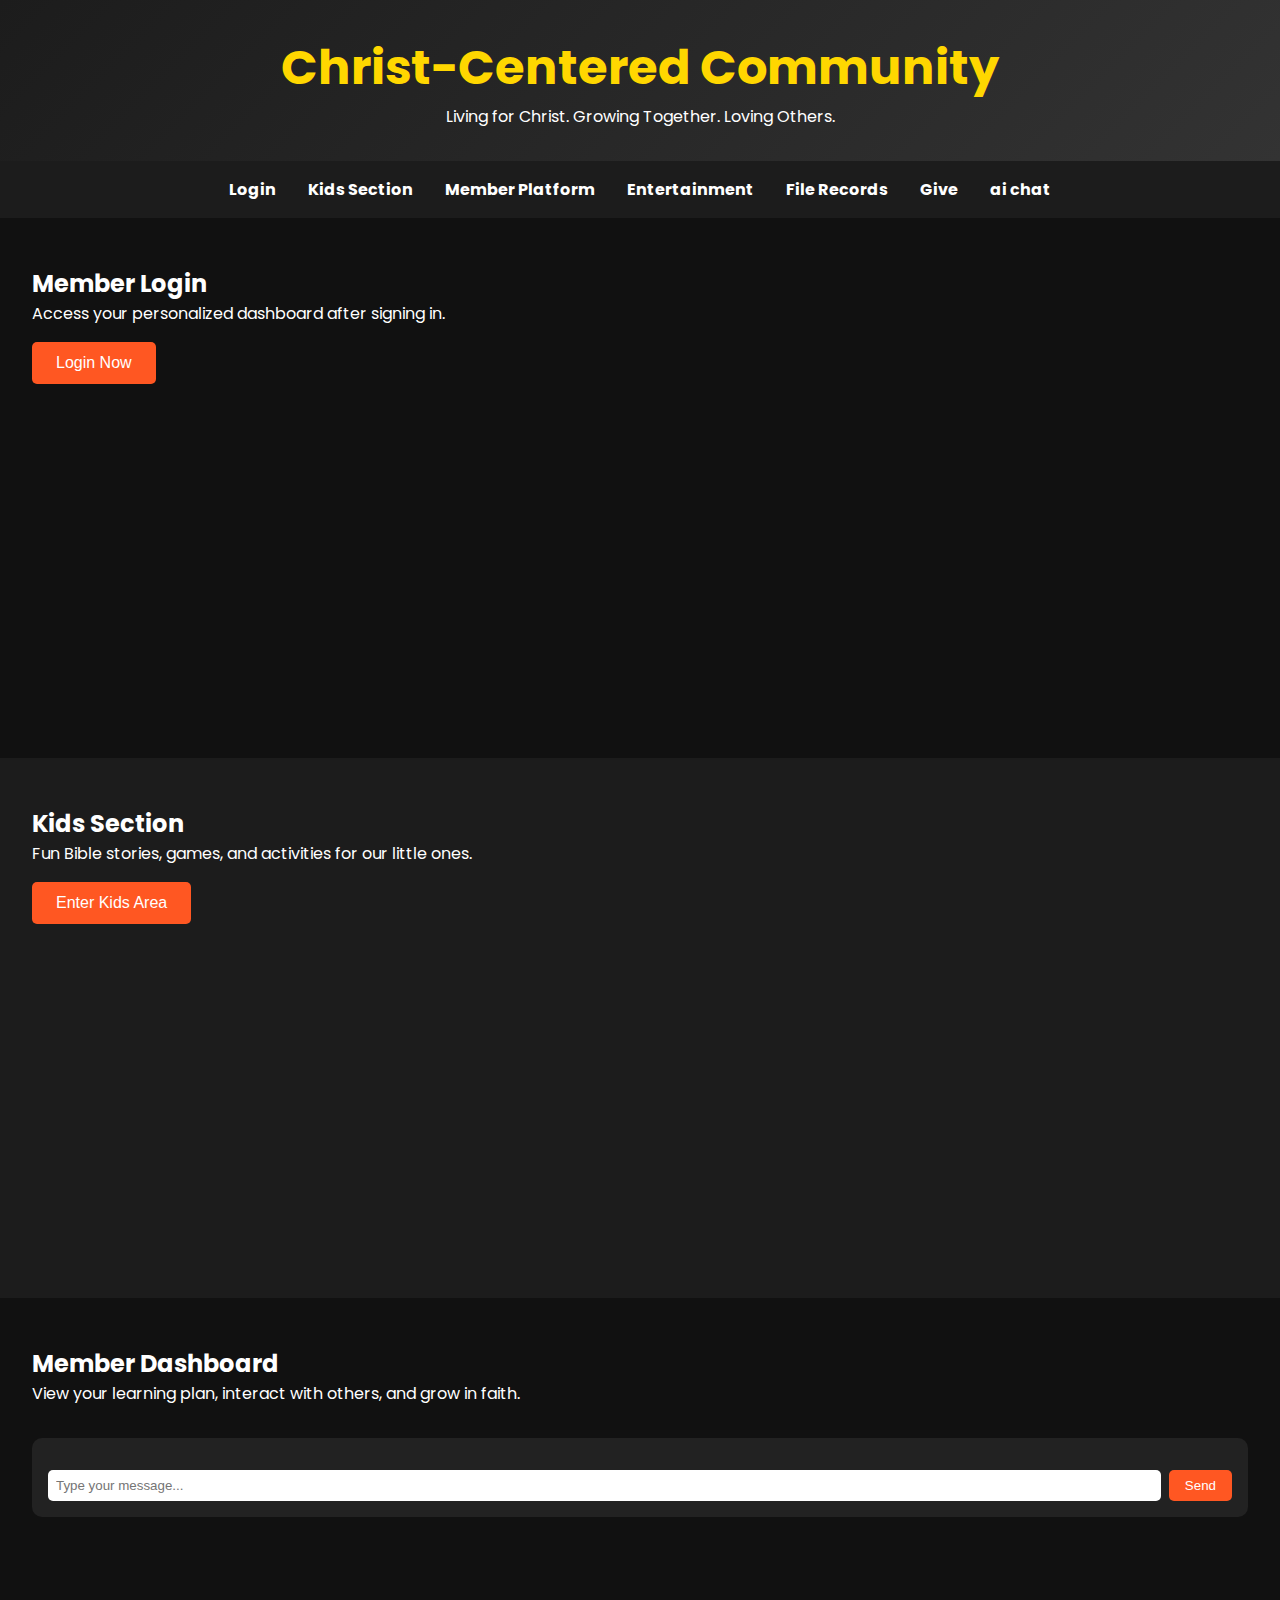
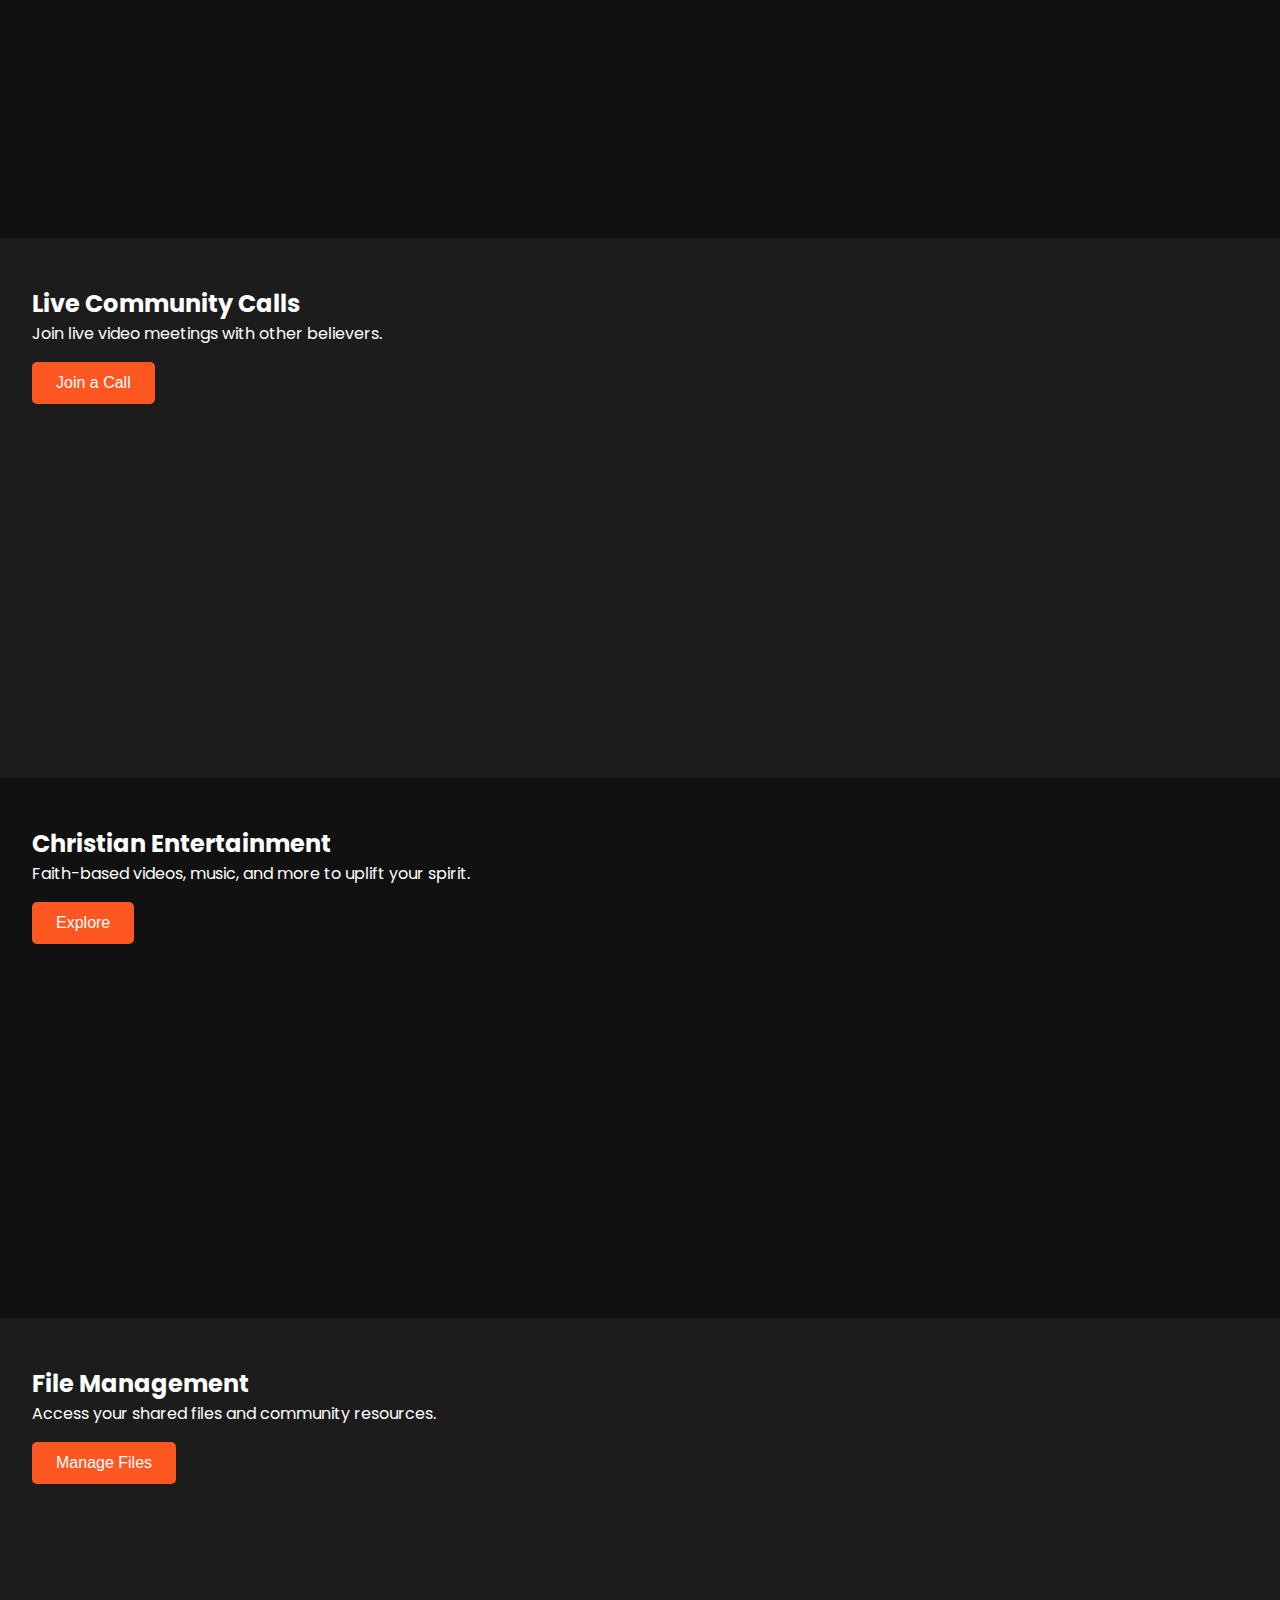
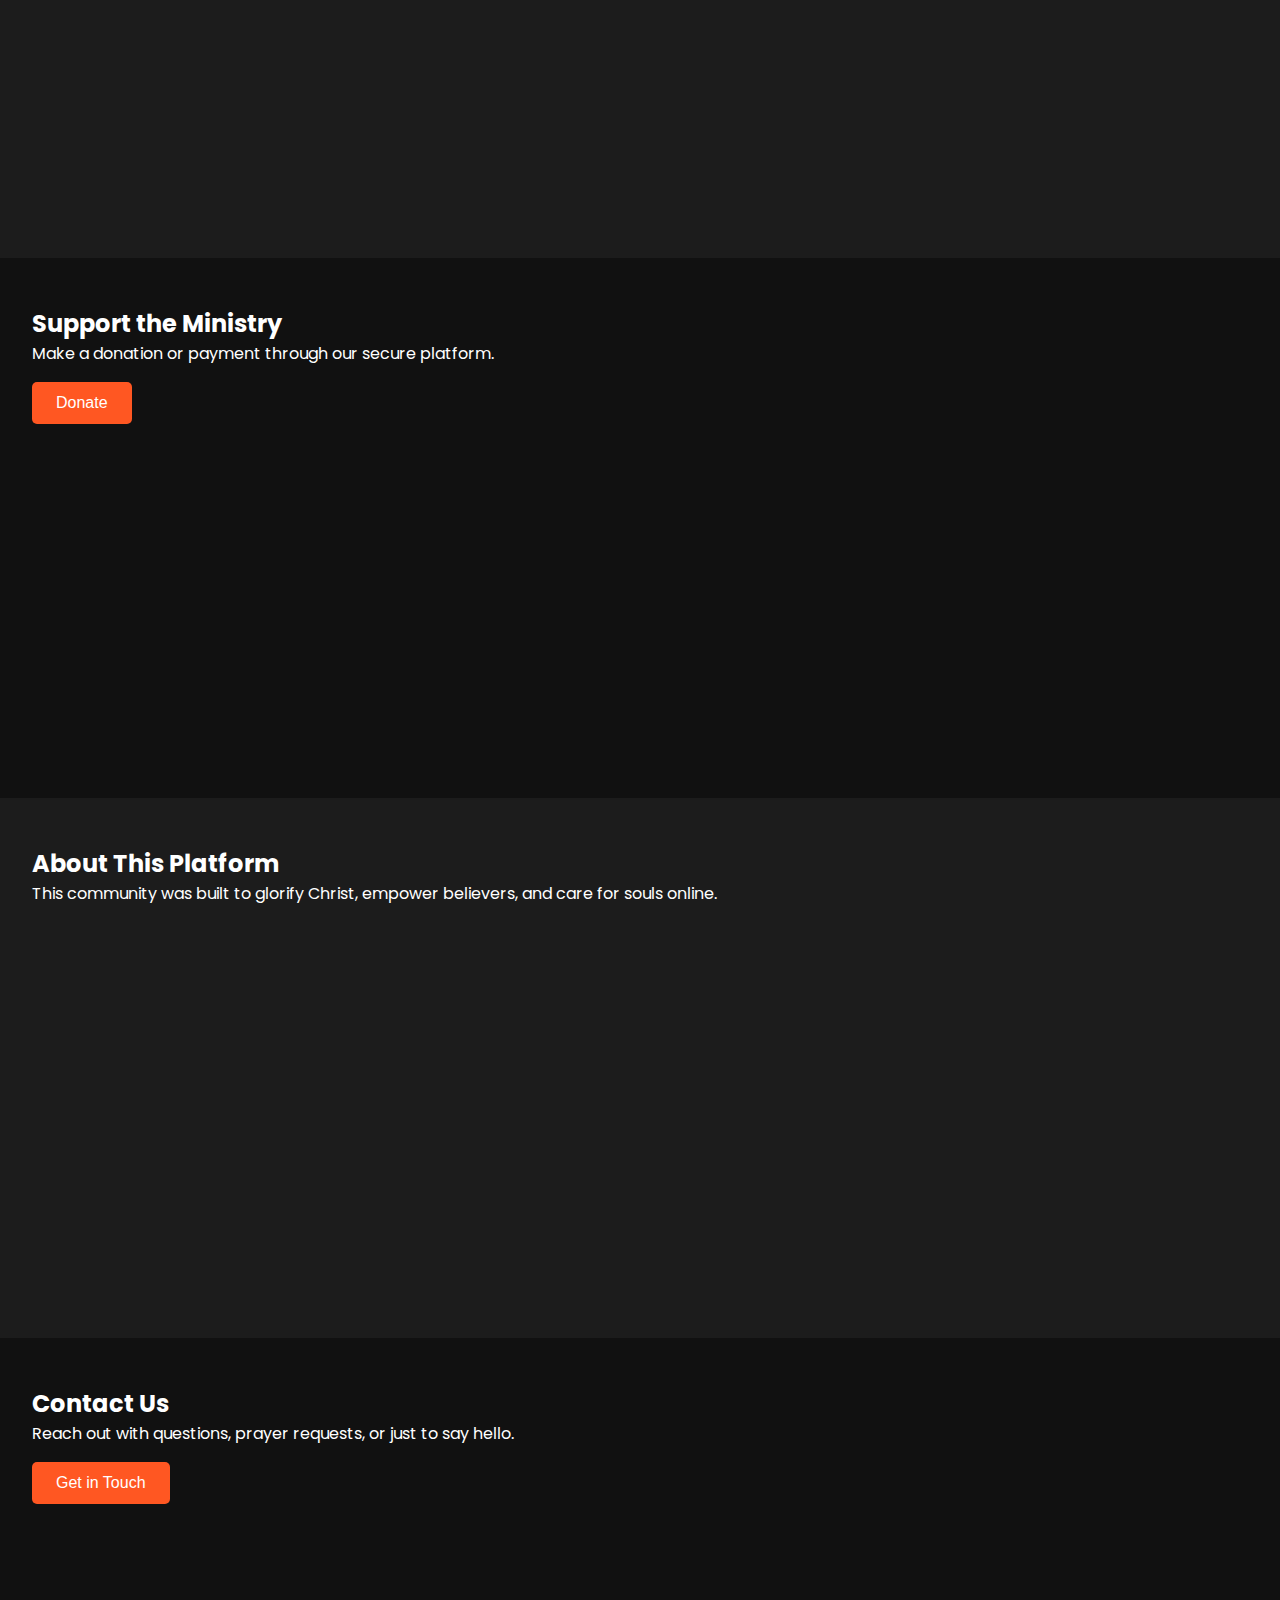
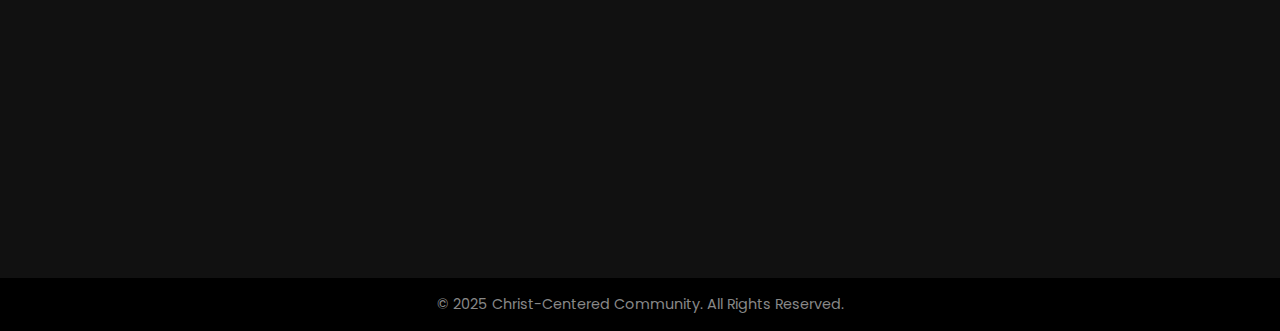
<file: HY.HTML>
<!DOCTYPE html>
<html lang="en">
<head>
  <meta charset="UTF-8" />
  <meta name="viewport" content="width=device-width, initial-scale=1.0" />
  <title>Christ-Centered Community</title>
  <link href="https://fonts.googleapis.com/css2?family=Poppins:wght@400;700&display=swap" rel="stylesheet">
  <style>
    :root {
      --main-color: #ffd700;
      --dark-bg: #111;
      --light-bg: #1c1c1c;
      --text-color: #fff;
      --accent: #ff5722;
    }
    * {
      box-sizing: border-box;
      margin: 0;
      padding: 0;
    }
    body {
      font-family: 'Poppins', sans-serif;
      background-color: var(--dark-bg);
      color: var(--text-color);
    }
    header {
      padding: 2rem;
      background: linear-gradient(135deg, #1c1c1c, #333);
      text-align: center;
    }
    header h1 {
      font-size: 3rem;
      color: var(--main-color);
    }
    nav {
      display: flex;
      justify-content: center;
      gap: 2rem;
      padding: 1rem;
      background: var(--light-bg);
      position: sticky;
      top: 0;
      z-index: 1000;
    }
    nav a {
      color: var(--text-color);
      text-decoration: none;
      font-weight: bold;
      transition: color 0.3s;
    }
    nav a:hover {
      color: var(--main-color);
    }
    .section {
      padding: 3rem 2rem;
      background: var(--dark-bg);
      min-height: 60vh;
    }
    .section:nth-child(even) {
      background: var(--light-bg);
    }
    .btn {
      background-color: var(--accent);
      border: none;
      padding: 0.75rem 1.5rem;
      color: #fff;
      font-size: 1rem;
      cursor: pointer;
      margin-top: 1rem;
      border-radius: 5px;
      transition: background 0.3s;
    }
    .btn:hover {
      background-color: #e64a19;
    }
    footer {
      background: #000;
      text-align: center;
      padding: 1rem;
      font-size: 0.9rem;
      color: #888;
    }
    .chat-box {
      background: #222;
      padding: 1rem;
      border-radius: 10px;
      margin-top: 2rem;
    }
    .chat-messages {
      max-height: 200px;
      overflow-y: auto;
      margin-bottom: 1rem;
    }
    .chat-message {
      margin-bottom: 0.5rem;
    }
    .chat-message.user {
      color: #ffd700;
    }
    .chat-message.bot {
      color: #0f0;
    }
    .chat-input {
      display: flex;
      gap: 0.5rem;
    }
    .chat-input input {
      flex: 1;
      padding: 0.5rem;
      border-radius: 5px;
      border: none;
    }
    .chat-input button {
      padding: 0.5rem 1rem;
      border: none;
      background: var(--accent);
      color: #fff;
      border-radius: 5px;
      cursor: pointer;
    }
  </style>
</head>
<body>
  <header>
    <h1>Christ-Centered Community</h1>
    <p>Living for Christ. Growing Together. Loving Others.</p>
  </header>

  <nav>
    <a href="login.html">Login</a>
    <a href="no.html">Kids Section</a>
    <a href="nite.html">Member Platform</a>
  
    <a href="#entertainment">Entertainment</a>
    <a href="cat.html">File Records</a>
    <a href="give.html">Give</a>
    <a href="ja.html">ai chat</a>
  </nav>

  <section class="section" id="login">
    <h2>Member Login</h2>
    <p>Access your personalized dashboard after signing in.</p>
    <button class="btn">Login Now</button>
  </section>

  <section class="section" id="kids">
    <h2>Kids Section</h2>
    <p>Fun Bible stories, games, and activities for our little ones.</p>
    <button class="btn">Enter Kids Area</button>
  </section>

  <section class="section" id="dashboard">
    <h2>Member Dashboard</h2>
    <p>View your learning plan, interact with others, and grow in faith.</p>
    <div class="chat-box">
      <div id="chatMessages" class="chat-messages"></div>
      <div class="chat-input">
        <input type="text" id="chatInput" placeholder="Type your message...">
        <button onclick="sendMessage()">Send</button>
      </div>
    </div>
  </section>

  <section class="section" id="community">
    <h2>Live Community Calls</h2>
    <p>Join live video meetings with other believers.</p>
    <button class="btn">Join a Call</button>
  </section>

  <section class="section" id="entertainment">
    <h2>Christian Entertainment</h2>
    <p>Faith-based videos, music, and more to uplift your spirit.</p>
    <button class="btn">Explore</button>
  </section>

  <section class="section" id="files">
    <h2>File Management</h2>
    <p>Access your shared files and community resources.</p>
    <button class="btn">Manage Files</button>
  </section>

  <section class="section" id="payment">
    <h2>Support the Ministry</h2>
    <p>Make a donation or payment through our secure platform.</p>
    <button class="btn">Donate</button>
  </section>

  <section class="section" id="about">
    <h2>About This Platform</h2>
    <p>This community was built to glorify Christ, empower believers, and care for souls online.</p>
  </section>

  <section class="section" id="contact">
    <h2>Contact Us</h2>
    <p>Reach out with questions, prayer requests, or just to say hello.</p>
    <button class="btn">Get in Touch</button>
  </section>

  <footer>
    &copy; 2025 Christ-Centered Community. All Rights Reserved.
  </footer>

  <script>
    function sendMessage() {
      const input = document.getElementById("chatInput");
      const message = input.value.trim();
      if (message === "") return;

      const messagesDiv = document.getElementById("chatMessages");
      const userMsg = document.createElement("div");
      userMsg.className = "chat-message user";
      userMsg.textContent = "You: " + message;
      messagesDiv.appendChild(userMsg);

      setTimeout(() => {
        const botMsg = document.createElement("div");
        botMsg.className = "chat-message bot";
        botMsg.textContent = "AI: " + getReply(message);
        messagesDiv.appendChild(botMsg);
        messagesDiv.scrollTop = messagesDiv.scrollHeight;
      }, 500);

      input.value = "";
    }

    function getReply(msg) {
      const lower = msg.toLowerCase();
      if (lower.includes("jesus")) return "Jesus loves you so much!";
      if (lower.includes("pray")) return "Yes, let’s pray together. 🙏";
      if (lower.includes("bible")) return "The Word of God is our light!";
      return "I'm here for you. Keep walking with Christ!";
    }
  </script>
</body>
</html>
</file>
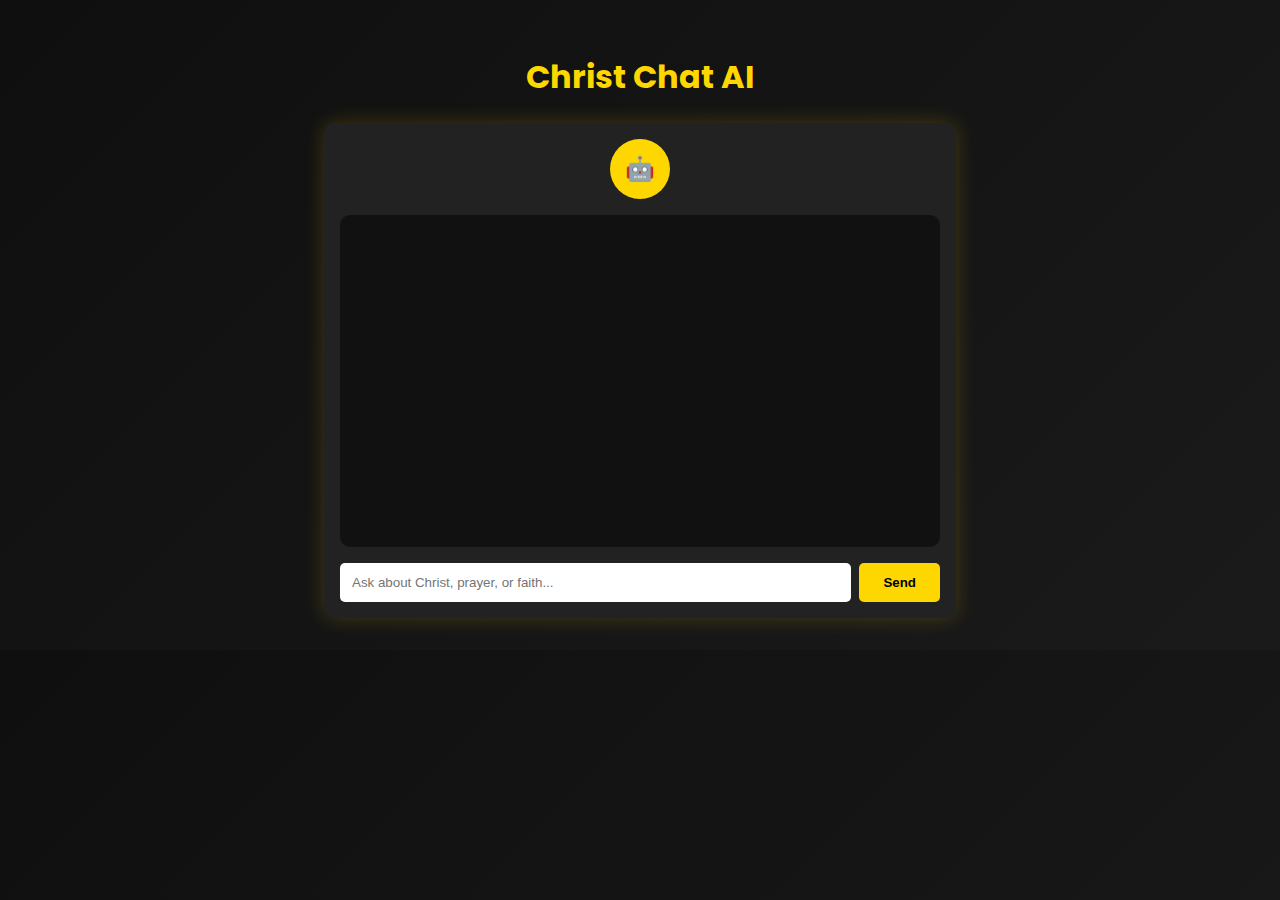
<file: ja.html>
<!DOCTYPE html>
<html lang="en">
<head>
  <meta charset="UTF-8" />
  <meta name="viewport" content="width=device-width, initial-scale=1.0" />
  <title>Christ Chat AI</title>
  <link href="https://fonts.googleapis.com/css2?family=Poppins:wght@400;700&display=swap" rel="stylesheet">
  <style>
    body {
      margin: 0;
      font-family: 'Poppins', sans-serif;
      background: linear-gradient(135deg, #0f0f0f, #1a1a1a);
      color: white;
      display: flex;
      flex-direction: column;
      align-items: center;
      padding: 2rem;
    }
    h1 {
      color: #ffd700;
    }
    .chatbot-container {
      background: #222;
      border-radius: 10px;
      padding: 1rem;
      width: 100%;
      max-width: 600px;
      box-shadow: 0 0 20px rgba(255, 215, 0, 0.2);
      position: relative;
      overflow: hidden;
    }
    .robot {
      width: 60px;
      height: 60px;
      background: #ffd700;
      border-radius: 50%;
      margin: 0 auto;
      animation: bounce 2s infinite;
      display: flex;
      justify-content: center;
      align-items: center;
      font-size: 1.5rem;
      color: #111;
      margin-bottom: 1rem;
    }
    @keyframes bounce {
      0%, 100% {
        transform: translateY(0);
      }
      50% {
        transform: translateY(-15px);
      }
    }
    .messages {
      height: 300px;
      overflow-y: auto;
      background: #111;
      padding: 1rem;
      border-radius: 10px;
      margin-bottom: 1rem;
    }
    .input-area {
      display: flex;
      gap: 0.5rem;
    }
    .input-area input {
      flex: 1;
      padding: 0.75rem;
      border-radius: 5px;
      border: none;
    }
    .input-area button {
      padding: 0.75rem 1.5rem;
      background: #ffd700;
      color: #000;
      border: none;
      border-radius: 5px;
      cursor: pointer;
      font-weight: bold;
    }
    .message {
      margin-bottom: 0.5rem;
    }
    .user {
      color: #00e6e6;
    }
    .bot {
      color: #ff9800;
    }
  </style>
</head>
<body>
  <h1>Christ Chat AI</h1>
  <div class="chatbot-container">
    <div class="robot">🤖</div>
    <div class="messages" id="messages"></div>
    <div class="input-area">
      <input type="text" id="userInput" placeholder="Ask about Christ, prayer, or faith...">
      <button onclick="sendMessage()">Send</button>
    </div>
  </div>

  <script>
    const messages = document.getElementById('messages');
    const userInput = document.getElementById('userInput');

    function sendMessage() {
      const text = userInput.value.trim();
      if (!text) return;

      addMessage('user', text);
      userInput.value = '';

      setTimeout(() => {
        const response = getBotResponse(text);
        addMessage('bot', response);
        speak(response);
      }, 800);
    }

    function addMessage(sender, text) {
      const msgDiv = document.createElement('div');
      msgDiv.className = `message ${sender}`;
      msgDiv.textContent = `${sender === 'user' ? 'You' : 'ChristBot'}: ${text}`;
      messages.appendChild(msgDiv);
      messages.scrollTop = messages.scrollHeight;
    }

    function getBotResponse(input) {
      input = input.toLowerCase();
      if (input.includes('pray')) {
        return "Remember, prayer is a powerful tool. Jesus listens to every word. our father, who art in heaven; holy is you name thy kindom come, as it in heven; give us our daily bread and deliver us from evil. amen!";
      } else if (input.includes('bible')) {
        return "The Bible says in John 14:6 - 'I am the way, the truth, and the life.'. and faith  comes from what you hear." ;
      } else if (input.includes('jesus')) {
        return "Jesus loves you deeply. His sacrifice was for you. and i tell you the truth, i am the light of the world, and so you are.you are justify only by your faith";
      } else if (input.includes('love')) {
        return "Love is the greatest commandment. Love God and love others.";
      } else {
        return "Keep seeking Christ! I'm here to support you spiritually.";
      }
    }

    function speak(message) {
      if ('speechSynthesis' in window) {
        const utter = new SpeechSynthesisUtterance(message);
        utter.lang = 'en-US';
        window.speechSynthesis.speak(utter);
      }
    }
  </script>
</body>
</html>
</file>
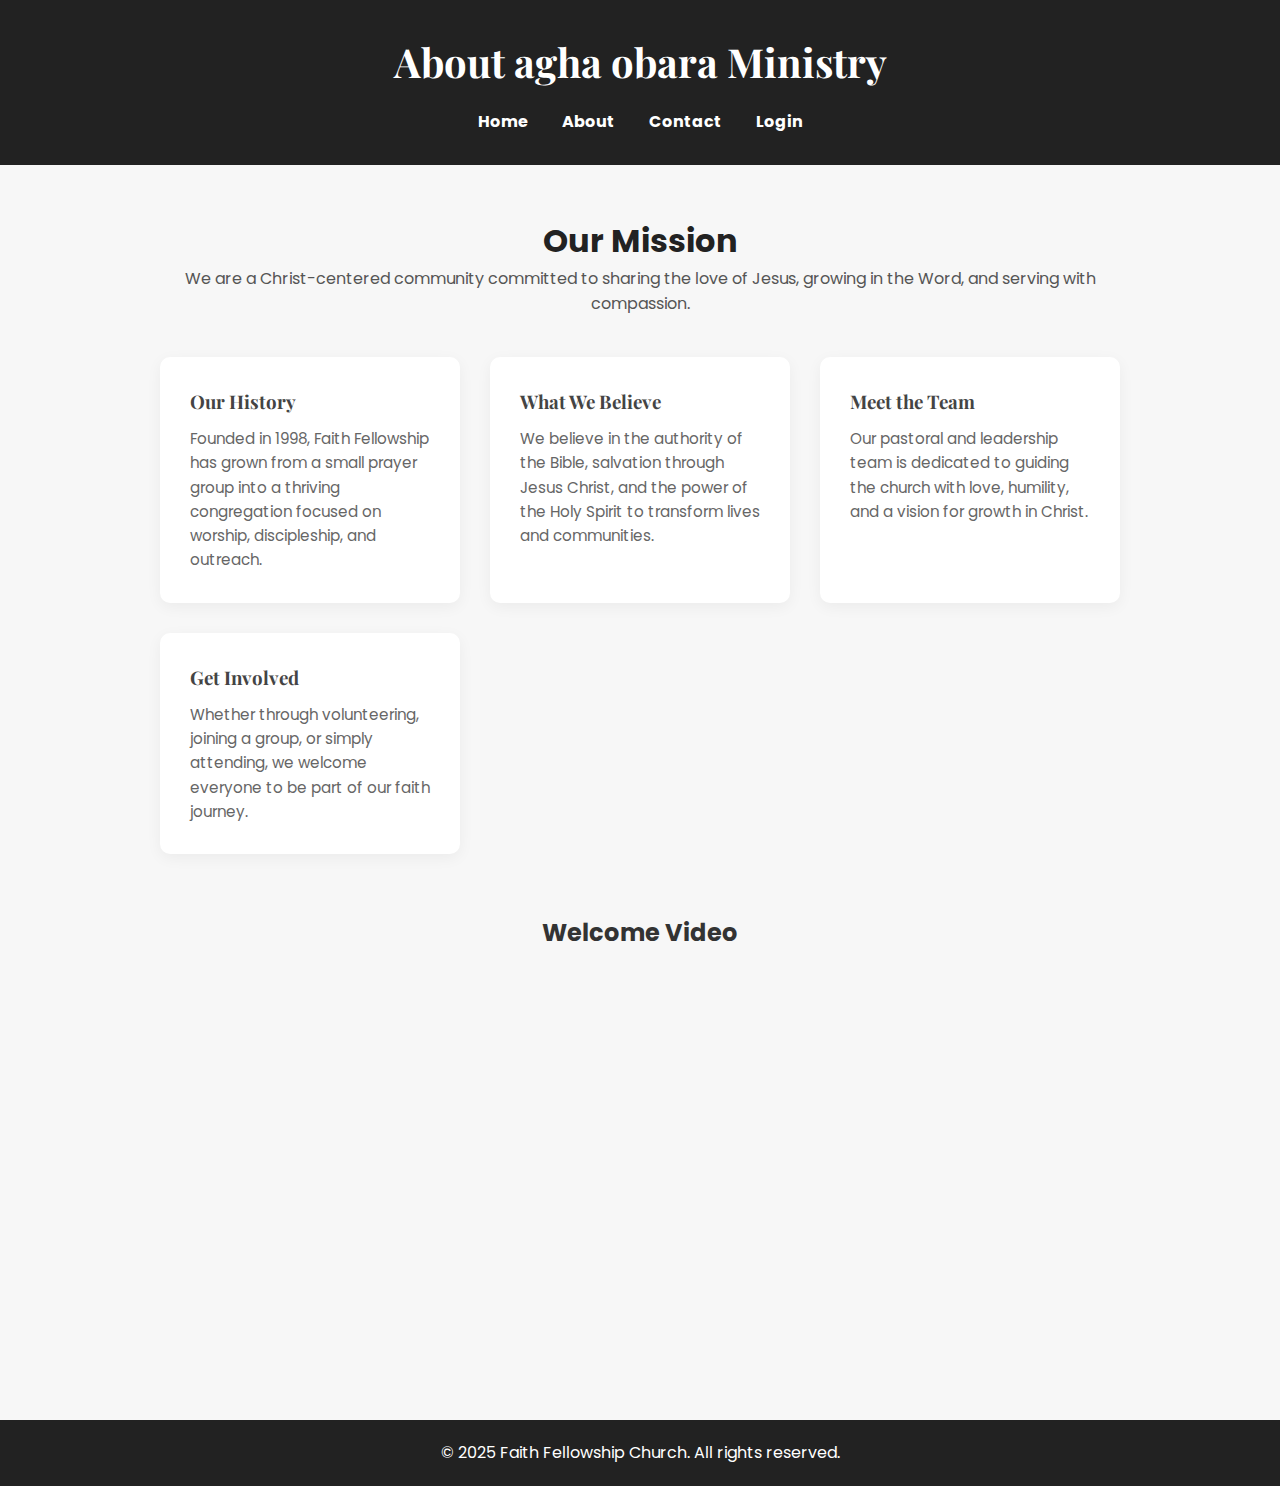
<file: jack.html>
<!DOCTYPE html>
<!DOCTYPE html>
<html lang="en">
<head>
  <meta charset="UTF-8" />
  <meta name="viewport" content="width=device-width, initial-scale=1.0" />
  <title>About Us - Faith Fellowship</title>
  <link href="https://fonts.googleapis.com/css2?family=Playfair+Display:wght@700&family=Poppins&display=swap" rel="stylesheet">
  <style>
    * { margin: 0; padding: 0; box-sizing: border-box; }
    body {
      font-family: 'Poppins', sans-serif;
      background: #f7f7f7;
      color: #333;
      line-height: 1.6;
    }
    header {
      background: #222;
      color: white;
      padding: 30px 50px;
      text-align: center;
    }
    header h1 {
      font-family: 'Playfair Display', serif;
      font-size: 2.5rem;
    }
    nav {
      margin-top: 15px;
    }
    nav a {
      color: #fff;
      margin: 0 15px;
      text-decoration: none;
      font-weight: bold;
    }
    .container {
      max-width: 1000px;
      margin: 50px auto;
      padding: 0 20px;
    }
    .intro {
      text-align: center;
      margin-bottom: 40px;
    }
    .intro h2 {
      font-size: 2rem;
      color: #222;
    }
    .intro p {
      color: #555;
    }
    .cards {
      display: grid;
      grid-template-columns: repeat(auto-fit, minmax(250px, 1fr));
      gap: 30px;
    }
    .card {
      background: white;
      border-radius: 10px;
      padding: 30px;
      box-shadow: 0 4px 15px rgba(0,0,0,0.05);
      transition: transform 0.3s;
    }
    .card:hover {
      transform: translateY(-5px);
    }
    .card h3 {
      font-family: 'Playfair Display', serif;
      margin-bottom: 10px;
      color: #444;
    }
    .card p {
      color: #666;
      font-size: 0.95rem;
    }
    .video-section {
      text-align: center;
      margin: 60px 0;
    }
    .video-section iframe {
      width: 80%;
      max-width: 700px;
      height: 400px;
      border: none;
      border-radius: 10px;
    }
    footer {
      text-align: center;
      background: #222;
      color: white;
      padding: 20px;
      margin-top: 50px;
    }
  </style>
</head>
<body>

<header>
  <h1>About agha obara  Ministry</h1>
  <nav>
    <a href="index.html">Home</a>
    <a href="about.html">About</a>
    <a href="contact.html">Contact</a>
    <a href="login.html">Login</a>
  </nav>
</header>

<div class="container">
  <div class="intro">
    <h2>Our Mission</h2>
    <p>
      We are a Christ-centered community committed to sharing the love of Jesus,
      growing in the Word, and serving with compassion.
    </p>
  </div>

  <div class="cards">
    <div class="card">
      <h3>Our History</h3>
      <p>
        Founded in 1998, Faith Fellowship has grown from a small prayer group
        into a thriving congregation focused on worship, discipleship, and outreach.
      </p>
    </div>
    <div class="card">
      <h3>What We Believe</h3>
      <p>
        We believe in the authority of the Bible, salvation through Jesus Christ,
        and the power of the Holy Spirit to transform lives and communities.
      </p>
    </div>
    <div class="card">
      <h3>Meet the Team</h3>
      <p>
        Our pastoral and leadership team is dedicated to guiding the church
        with love, humility, and a vision for growth in Christ.
      </p>
    </div>
    <div class="card">
      <h3>Get Involved</h3>
      <p>
        Whether through volunteering, joining a group, or simply attending,
        we welcome everyone to be part of our faith journey.
      </p>
    </div>
  </div>

  <div class="video-section">
    <h2>Welcome Video</h2>
    <iframe src="https://www.youtube.com/embed/9rZyLZ56s7I" allowfullscreen></iframe>
  </div>
</div>

<footer>
  &copy; 2025 Faith Fellowship Church. All rights reserved.
</footer>

</body>
</html>
</file>
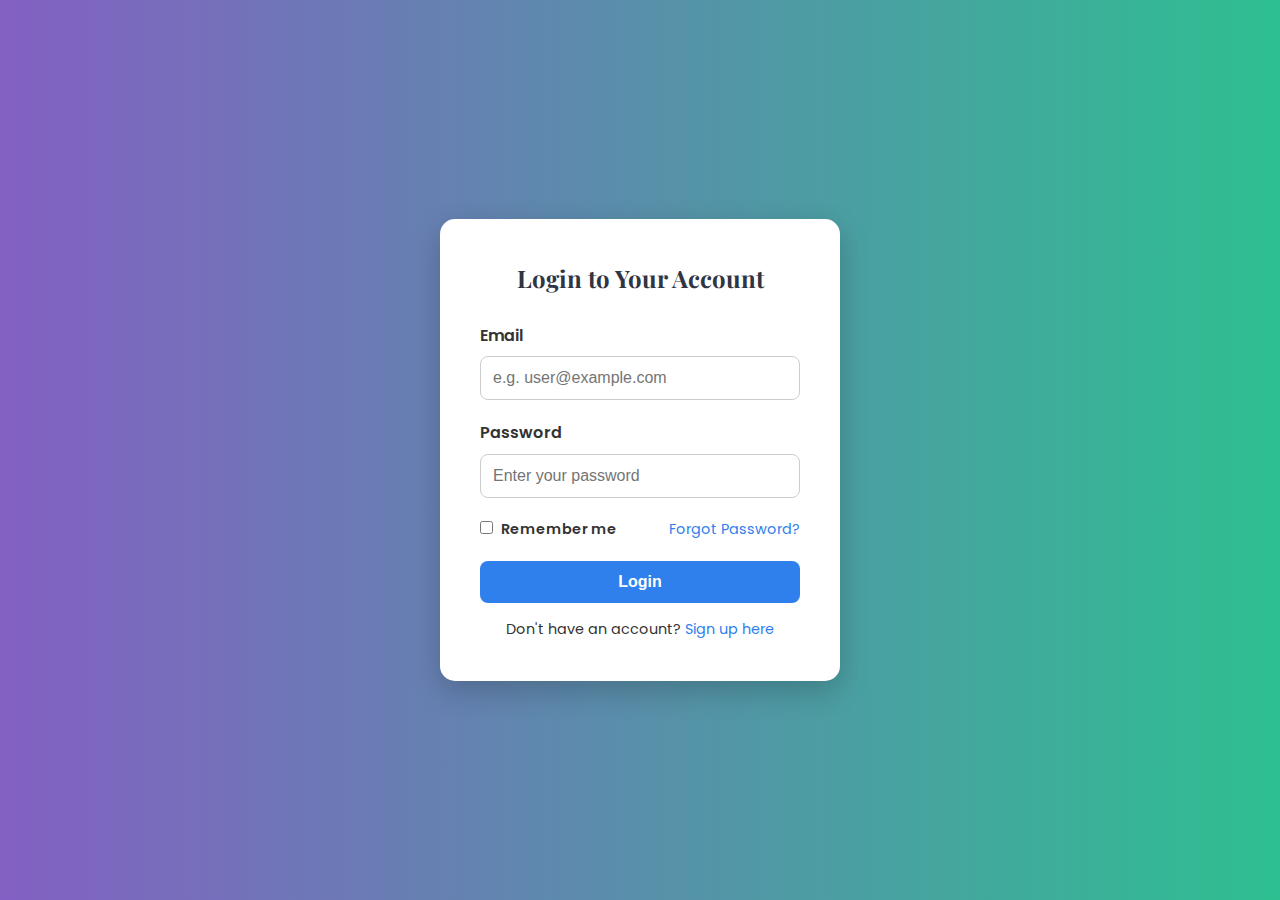
<file: login.html>
<!DOCTYPE html>
<html lang="en">
<head>
  <meta charset="UTF-8" />
  <meta name="viewport" content="width=device-width, initial-scale=1.0" />
  <title>Login - Faith Fellowship</title>
  <link href="https://fonts.googleapis.com/css2?family=Playfair+Display:wght@700&family=Poppins&display=swap" rel="stylesheet">
  <style>
    * { margin: 0; padding: 0; box-sizing: border-box; }
    body {
      font-family: 'Poppins', sans-serif;
      background: linear-gradient(to right, #8360c3, #2ebf91);
      color: #333;
      line-height: 1.6;
      display: flex;
      justify-content: center;
      align-items: center;
      height: 100vh;
    }
    .login-container {
      background: #fff;
      padding: 40px;
      border-radius: 15px;
      box-shadow: 0 10px 30px rgba(0, 0, 0, 0.2);
      width: 100%;
      max-width: 400px;
    }
    h2 {
      font-family: 'Playfair Display', serif;
      text-align: center;
      color: #2f3542;
      margin-bottom: 25px;
    }
    label {
      font-weight: 600;
    }
    input[type="email"], input[type="password"] {
      width: 100%;
      padding: 12px;
      margin: 8px 0 20px;
      border: 1px solid #ccc;
      border-radius: 8px;
      font-size: 1rem;
    }
    .remember-forgot {
      display: flex;
      justify-content: space-between;
      font-size: 0.9rem;
      margin-bottom: 20px;
    }
    .remember-forgot input {
      margin-right: 5px;
    }
    .remember-forgot a {
      color: #2f80ed;
      text-decoration: none;
    }
    button {
      width: 100%;
      background: #2f80ed;
      color: white;
      padding: 12px;
      font-size: 1rem;
      font-weight: bold;
      border: none;
      border-radius: 8px;
      cursor: pointer;
      transition: background 0.3s ease;
    }
    button:hover {
      background: #1c60b3;
    }
    .message {
      text-align: center;
      margin-top: 15px;
      font-size: 0.95rem;
    }
    .signup-link {
      text-align: center;
      margin-top: 15px;
      font-size: 0.9rem;
    }
    .signup-link a {
      color: #2f80ed;
      text-decoration: none;
    }
  </style>
</head>
<body>
  <div class="login-container">
    <h2>Login to Your Account</h2>
    <form id="login-form">
      <label for="email">Email</label>
      <input type="email" id="email" required placeholder="e.g. user@example.com" />

      <label for="password">Password</label>
      <input type="password" id="password" required placeholder="Enter your password" />

      <div class="remember-forgot">
        <label><input type="checkbox" id="remember" /> Remember me</label>
        <a href="#">Forgot Password?</a>
      </div>

      <button type="submit">Login</button>
      <div class="message" id="login-message"></div>
    </form>

    <div class="signup-link">
      Don't have an account? <a href="sing.html">Sign up here</a>
    </div>
  </div>

  <script>
    const loginForm = document.getElementById('login-form');
    const loginMessage = document.getElementById('login-message');

    loginForm.addEventListener('submit', function (e) {
      e.preventDefault();
      const email = document.getElementById('email').value;
      const password = document.getElementById('password').value;

      fakeLoginAPI(email, password).then(response => {
        if (response.success) {
          loginMessage.style.color = 'green';
          loginMessage.textContent = 'Login successful! Redirecting...';
          setTimeout(() => window.location.href = 'index.html', 1500);
        } else {
          loginMessage.style.color = 'red';
          loginMessage.textContent = 'Invalid email or password.';
        }
      });
    });

    function fakeLoginAPI(email, password) {
      return new Promise(resolve => {
        setTimeout(() => {
          if (email === 'user@example.com' && password === 'password123') {
            resolve({ success: true });
          } else {
            resolve({ success: false });
          }
        }, 1000);
      });
    }
  </script>
</body>
</html>
</file>
